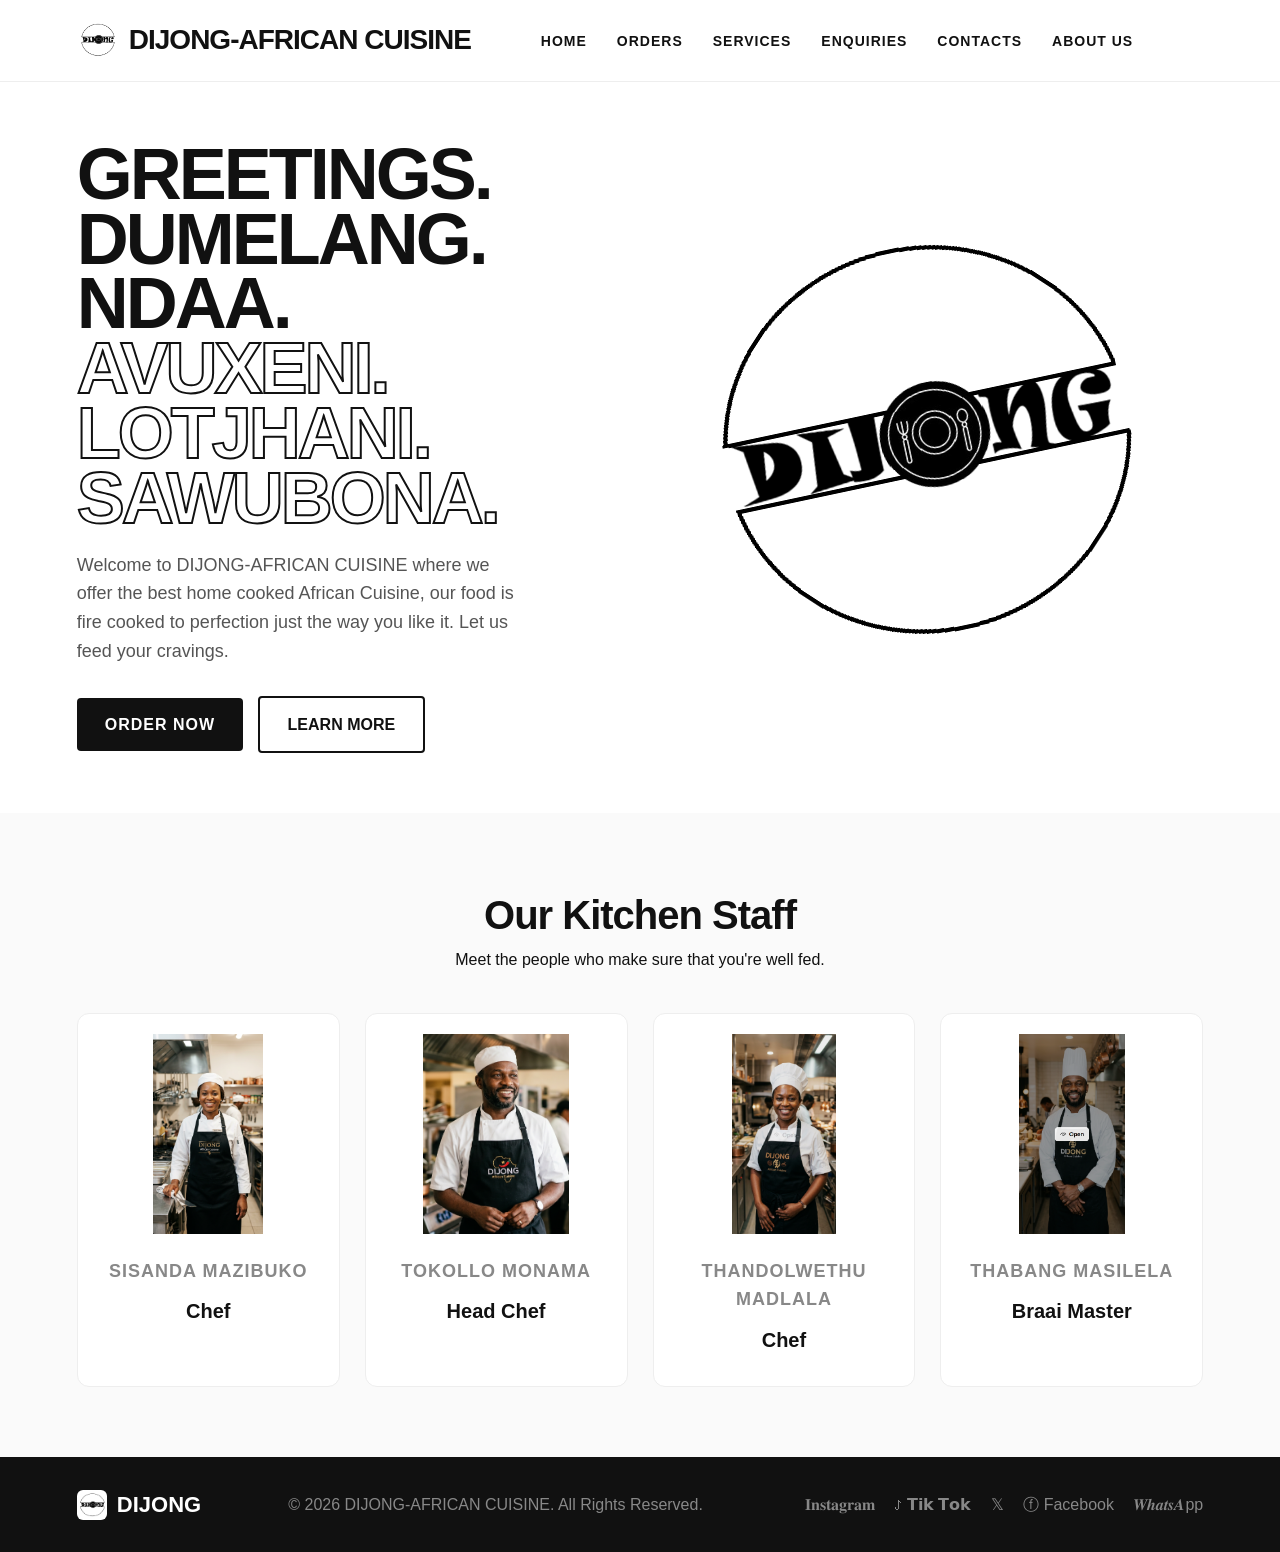
<file: dijongwebproject/index.html>
<!DOCTYPE html>
<html lang="en">
<head>
    <meta charset="UTF-8">
    <meta name="viewport" content="width=device-width, initial-scale=1.0">
    <title>DIJONG-AFRICAN CUISINE | Home</title>
    <!-- External stylesheet -->
    <link rel="stylesheet" href="css_assets/style.css">
    <!-- Favicon for browser tab -->
    <link rel="icon" type="image/png" href="_images/linklogo.png">
</head>

<body>

    <!-- Main Header Section -->
    <header>
        <!-- Navigation Bar -->
        <nav class="navbar">
            <!-- Logo and Brand Name Area -->
            <div class="logo-area">
                <img src="_images/linklogo.png" alt="Dijong Logo" class="logo-img">
                <span class="logo-text">DIJONG-AFRICAN CUISINE</span>
            </div>

            <!-- Navigation Menu Links -->
            <ul class="nav-links" id="navLinks">
                <li><a href="#home">Home</a></li>
                <li><a href="orders.html">Orders</a></li>
                <li><a href="services.html">Services</a></li>
                <li><a href="enquiries.html">Enquiries</a></li>
                <li><a href="contact.html">Contacts</a></li>
                <li><a href="about.html">About Us</a></li>
            </ul>

            <!-- Hamburger Menu for Mobile Navigation -->
            <div class="nav-right">
                <button class="hamburger" id="hamburger">
                    <img src="_images/menu.svg" alt="Menu Icon">
                </button>
            </div>
        </nav>
    </header>

    <!-- Main Content Area -->
    <main>

        <!-- Hero Section - Homepage Banner -->
        <section id="home" class="hero">
            <!-- Hero Text Content -->
            <div class="hero-text">
                <!-- Multi-language Greeting Headline -->
                <h1>GREETINGS. DUMELANG. NDAA.<br><span>AVUXENI. LOTJHANI. SAWUBONA.</span></h1>

                <!-- Welcome Message and Description -->
                <p>Welcome to DIJONG-AFRICAN CUISINE where we offer the best home cooked African Cuisine, our food is fire cooked to perfection just the way you like it. Let us feed your cravings.</p>

                <!-- Call-to-Action Buttons -->
                <a href="orders.html" class="btn-primary">ORDER NOW</a>
                <a href="about.html" class="btn-secondary">LEARN MORE</a>
            </div>

            <!-- Hero Image -->
            <div class="hero-image">
                <img src="_images/linklogo.png" alt="Dijong African Cuisine Logo">
            </div>
        </section>


        <!-- Staff Section - Meet the Team -->
        <section id="shop" class="products">
            <!-- Section Title and Description -->
            <div class="section-header">
                <h2>Our Kitchen Staff</h2>
                <p>Meet the people who make sure that you're well fed.</p>
            </div>

            <!-- Staff Members Grid -->
            <div class="product-grid">

                <!-- Staff Member Card 1 -->
                <div class="product-card">
                    <img src="_images/staff member 1.png" alt="Sisanda Mazibuko - Chef">
                    <h3 class="category">Sisanda Mazibuko</h3>
                    <p class="price">Chef</p>
                </div>

                <!-- Staff Member Card 2 -->
                <div class="product-card">
                    <img src="_images/staff member 2.png" alt="Tokollo Monama - Head Chef">
                    <h3 class="category">Tokollo Monama</h3>
                    <p class="price">Head Chef</p>
                </div>

                <!-- Staff Member Card 3 -->
                <div class="product-card">
                    <img src="_images/Staff Member 3.png" alt="Thandolwethu Madlala - Chef">
                    <h3 class="category">Thandolwethu Madlala</h3>
                    <p class="price">Chef</p>
                </div>

                <!-- Staff Member Card 4 -->
                <div class="product-card">
                    <img src="_images/staff member 4.png" alt="Thabang Masilela - Braai Master">
                    <h3 class="category">Thabang Masilela</h3>
                    <p class="price">Braai Master</p>
                </div>
            </div>

        </section>

    </main>

    <!-- Footer Section -->
    <footer>
        <div class="footer-content">
            <!-- Footer Logo and Brand Name -->
            <div class="footer-logo">
                <img src="_images/linklogo.png" alt="Dijong Logo"> DIJONG
            </div>

            <!-- Copyright Notice -->
            <p>&copy; 2026 DIJONG-AFRICAN CUISINE. All Rights Reserved.</p>

            <!-- Social Media Links -->
            <div class="socials">
                <a href="#" aria-label="Instagram">𝐈𝐧𝐬𝐭𝐚𝐠𝐫𝐚𝐦</a>
                <a href="#" aria-label="TikTok">ꚠ 𝗧𝗶𝗸 𝗧𝗼𝗸</a>
                <a href="#" aria-label="X (Twitter)">𝕏</a>
                <a href="#" aria-label="Facebook">ⓕ Facebook</a>
                <a href="#" aria-label="WhatsApp">𝑾𝒉𝒂𝒕𝒔𝑨pp</a>
            </div>
        </div>
    </footer>

    <script src="js_assets/main.js" defer></script>

</body>
</html>
</file>
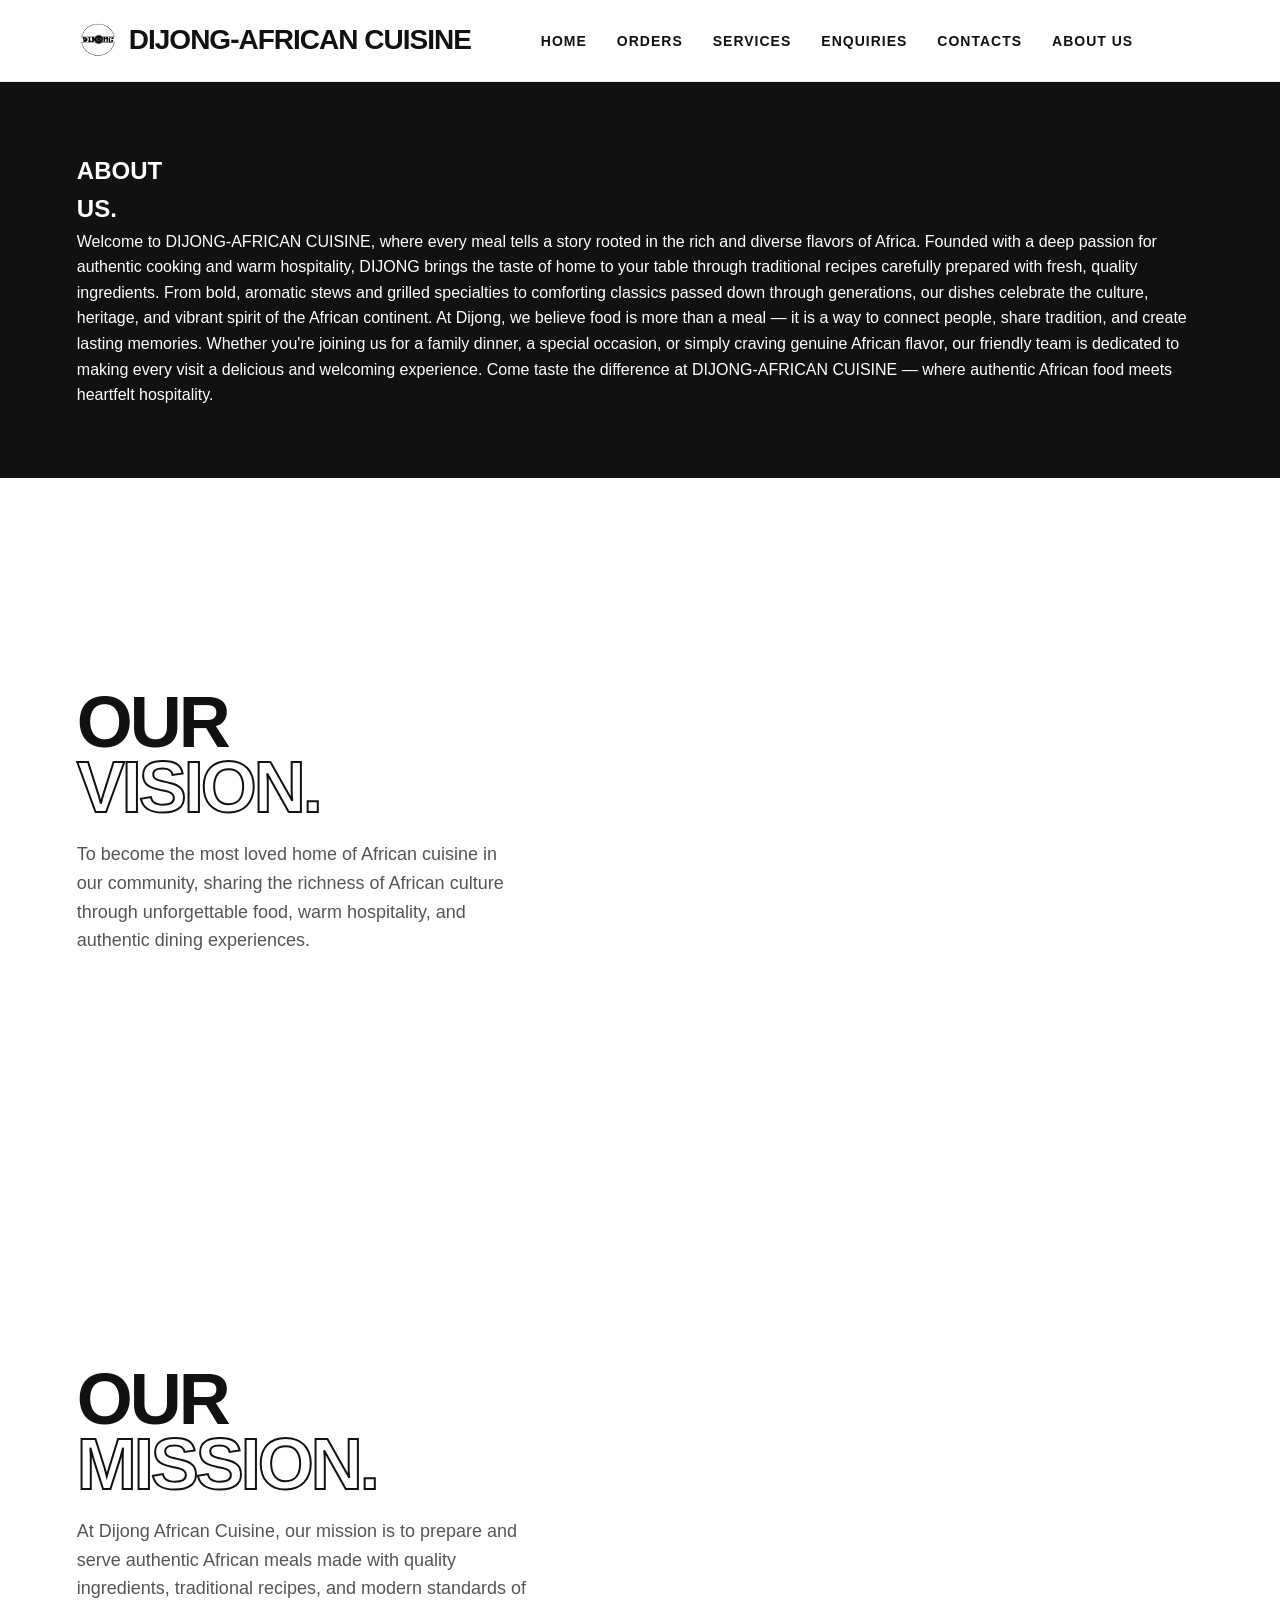
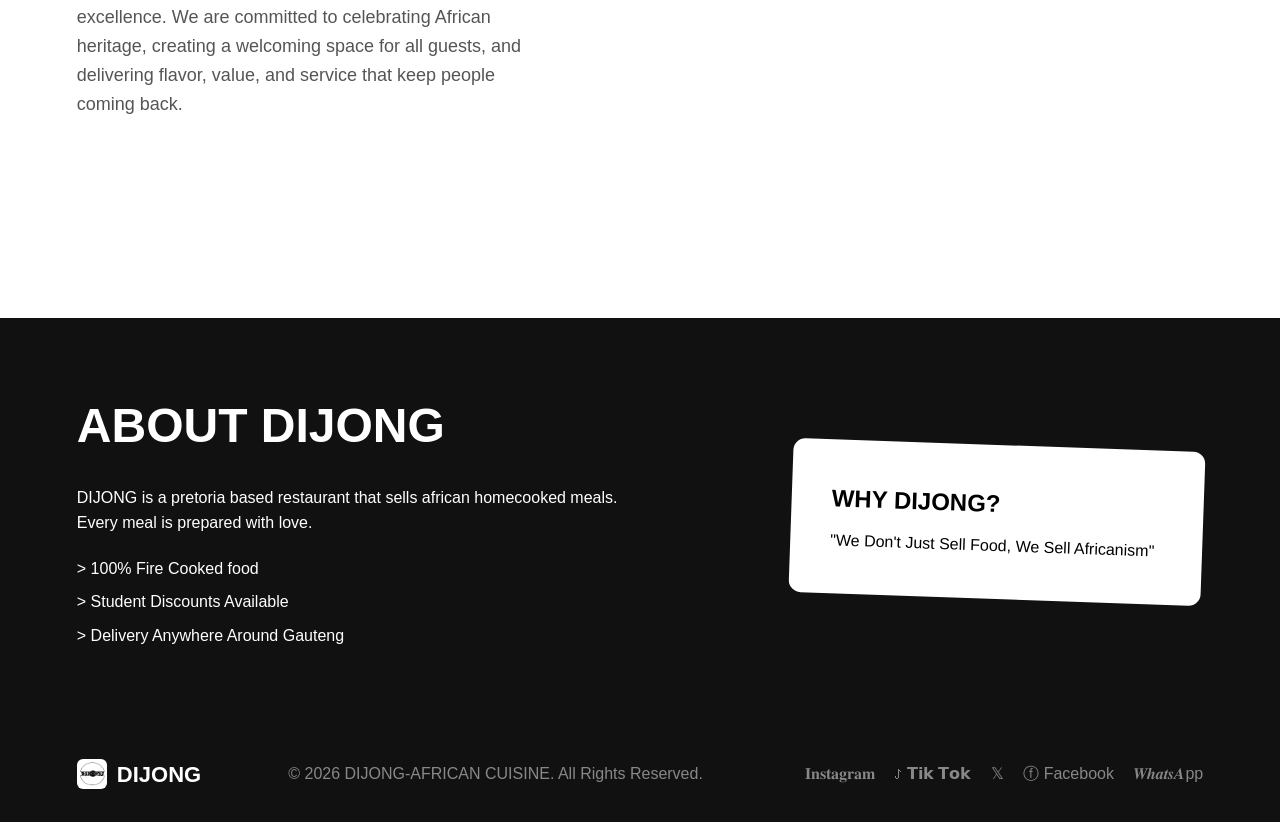
<file: dijongwebproject/about.html>
<!DOCTYPE html>
<html lang="en">
<head>
    <meta charset="UTF-8">
    <meta name="viewport" content="width=device-width, initial-scale=1.0">
    <title>DIJONG-AFRICAN CUISINE | About Us</title>
    <!-- External stylesheet -->
    <link rel="stylesheet" href="css_assets/style.css">
    <!-- Favicon for browser tab -->
    <link rel="icon" type="image/png" href="_images/linklogo.png">
</head>

<body>
    <!-- Main Header Section -->
    <header>
        <!-- Navigation Bar -->
        <nav class="navbar">
            <!-- Logo and Brand Name Area -->
            <div class="logo-area">
                <img src="_images/linklogo.png" alt="Dijong Logo" class="logo-img">
                <span class="logo-text">DIJONG-AFRICAN CUISINE</span>
            </div>

            <!-- Navigation Menu Links -->
            <ul class="nav-links" id="navLinks">
                <li><a href="index.html">Home</a></li>
                <li><a href="orders.html">Orders</a></li>
                <li><a href="services.html">Services</a></li>
                <li><a href="enquiries.html">Enquiries</a></li>
                <li><a href="contact.html">Contacts</a></li>
                <li><a href="about.html">About Us</a></li>
            </ul>

            <!-- Hamburger Menu for Mobile Navigation -->
            <div class="nav-right">
                <button class="hamburger" id="hamburger">
                    <img src="_images/menu.svg" alt="Menu Icon">
                </button>
            </div>
        </nav>
    </header>

    <!-- Main Content Area -->
    <main>

        <!-- About Us Introduction Section -->
        <section id="about" class="about">
            <div class="about-content">
                <div class="about-text">
                    <!-- Main About Heading -->
                    <h1>ABOUT<br><span>US.</span></h1>

                    <!-- Company Story and Description -->
                    <p>Welcome to DIJONG-AFRICAN CUISINE, where every meal tells a story rooted in the rich and diverse flavors of Africa. Founded with a deep passion for authentic cooking and warm hospitality, DIJONG brings the taste of home to your table through traditional recipes carefully prepared with fresh, quality ingredients. From bold, aromatic stews and grilled specialties to comforting classics passed down through generations, our dishes celebrate the culture, heritage, and vibrant spirit of the African continent. At Dijong, we believe food is more than a meal — it is a way to connect people, share tradition, and create lasting memories. Whether you're joining us for a family dinner, a special occasion, or simply craving genuine African flavor, our friendly team is dedicated to making every visit a delicious and welcoming experience. Come taste the difference at DIJONG-AFRICAN CUISINE — where authentic African food meets heartfelt hospitality.</p>
                </div>
            </div>
        </section>

        <!-- Vision Statement Section -->
        <section id="vision" class="hero">
            <div class="hero-text">
                <!-- Vision Heading -->
                <h1>OUR<br><span>VISION.</span></h1>

                <!-- Vision Statement -->
                <p>To become the most loved home of African cuisine in our community, sharing the richness of African culture through unforgettable food, warm hospitality, and authentic dining experiences.</p>
            </div>
        </section>

        <!-- Mission Statement Section -->
        <section id="mission" class="hero">
            <div class="hero-text">
                <!-- Mission Heading -->
                <h1>OUR<br><span>MISSION.</span></h1>

                <!-- Mission Statement -->
                <p>At Dijong African Cuisine, our mission is to prepare and serve authentic African meals made with quality ingredients, traditional recipes, and modern standards of excellence. We are committed to celebrating African heritage, creating a welcoming space for all guests, and delivering flavor, value, and service that keep people coming back.</p>
            </div>
        </section>

        <!-- Additional About Information Section -->
        <section id="about" class="about">
            <div class="about-content">
                <!-- About Details and Features -->
                <div class="about-text">
                    <h2>ABOUT DIJONG</h2>

                    <!-- Business Description -->
                    <p>DIJONG is a pretoria based restaurant that sells african homecooked meals.</p>
                    <p>Every meal is prepared with love.</p>

                    <!-- Key Features List -->
                    <ul>
                        <li>> 100% Fire Cooked food</li>
                        <li>> Student Discounts Available</li>
                        <li>> Delivery Anywhere Around Gauteng</li>
                    </ul>
                </div>

                <!-- Highlighted Value Proposition -->
                <div class="about-box">
                    <h3>WHY DIJONG?</h3>
                    <p>"We Don't Just Sell Food, We Sell Africanism"</p>
                </div>
            </div>
        </section>

    </main>

    <!-- Footer Section -->
    <footer>
        <div class="footer-content">
            <!-- Footer Logo and Brand Name -->
            <div class="footer-logo">
                <img src="_images/linklogo.png" alt="Dijong Logo"> DIJONG
            </div>

            <!-- Copyright Notice -->
            <p>&copy; 2026 DIJONG-AFRICAN CUISINE. All Rights Reserved.</p>

            <!-- Social Media Links -->
            <div class="socials">
                <a href="#" aria-label="Instagram">𝐈𝐧𝐬𝐭𝐚𝐠𝐫𝐚𝐦</a>
                <a href="#" aria-label="TikTok">ꚠ 𝗧𝗶𝗸 𝗧𝗼𝗸</a>
                <a href="#" aria-label="X (Twitter)">𝕏</a>
                <a href="#" aria-label="Facebook">ⓕ Facebook</a>
                <a href="#" aria-label="WhatsApp">𝑾𝒉𝒂𝒕𝒔𝑨pp</a>
            </div>
        </div>
    </footer>

    <script src="js_assets/main.js" defer></script>

</body>
</html>
</file>
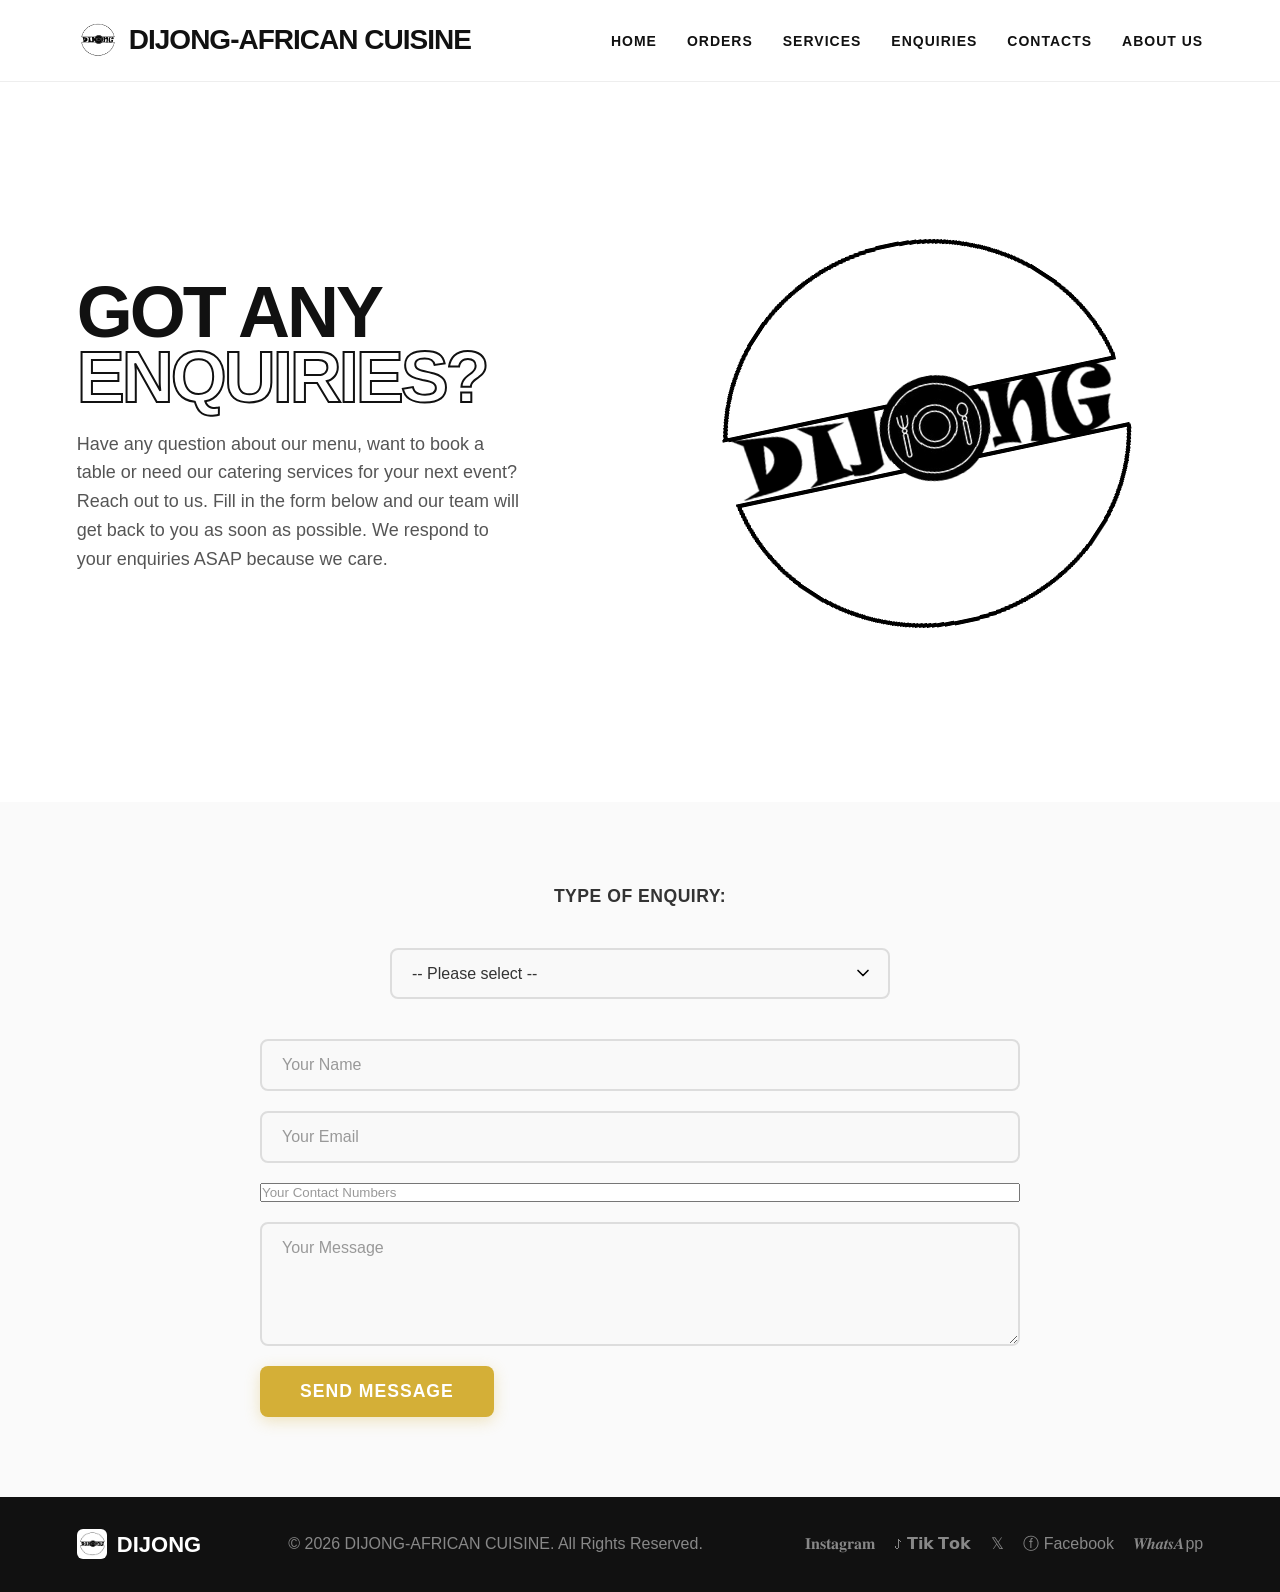
<file: dijongwebproject/enquiries.html>
<!DOCTYPE html>
<html lang="en">
<head>
    <meta charset="UTF-8">
    <meta name="viewport" content="width=device-width, initial-scale=1.0">
    <title>DIJONG-AFRICAN CUISINE | Enquiries</title>
    <!-- External stylesheet -->
    <link rel="stylesheet" href="css_assets/style.css">
    <!-- Favicon for browser tab -->
    <link rel="icon" type="image/png" href="_images/linklogo.png">
</head>

<body>
    <!-- Main Header Section -->
    <header>
        <!-- Navigation Bar -->
        <nav class="navbar">
            <!-- Logo and Brand Name Area -->
            <div class="logo-area">
                <img src="_images/linklogo.png" alt="Dijong Logo" class="logo-img">
                <span class="logo-text">DIJONG-AFRICAN CUISINE</span>
            </div>

            <!-- Navigation Menu Links -->
            <ul class="nav-links">
                <li><a href="index.html">Home</a></li>
                <li><a href="orders.html">Orders</a></li>
                <li><a href="services.html">Services</a></li>
                <li><a href="enquiries.html">Enquiries</a></li>
                <li><a href="contact.html">Contacts</a></li>
                <li><a href="about.html">About Us</a></li>
            </ul>
        </nav>
    </header>

    <!-- Main Content Area -->
    <main>

        <!-- Enquiries Hero Section -->
        <section class="hero" id="enquiries-hero">
            <!-- Hero Text Content -->
            <div class="hero-text">
                <!-- Page Heading -->
                <h1>GOT ANY<br><span>ENQUIRIES?</span></h1>

                <!-- Introduction and Instructions -->
                <p>Have any question about our menu, want to book a table or need our catering services for your next event? Reach out to us. Fill in the form below and our team will get back to you as soon as possible. We respond to your enquiries ASAP because we care.</p>
            </div>

            <!-- Hero Logo Image -->
            <div class="hero-image">
                <img src="_images/linklogo.png" alt="Dijong African Cuisine Logo">
            </div>
        </section>

        <!-- Enquiry Form Section -->
        <section class="enquiry-section" id="enquiry-form">

            <!-- Enquiry Type Dropdown -->
            <div class="enquiry-type-wrapper">
                <p>
                    <label for="enquiry-type">Type of Enquiry:</label><br>

                    <!-- Dropdown menu for selecting enquiry category -->
                    <select id="enquiry-type" name="enquiry-type" required>
                        <option value="">-- Please select --</option>
                        <option value="table-booking">Table Booking</option>
                        <option value="catering">Catering / Events</option>
                        <option value="menu-question">Menu Question</option>
                        <option value="feedback">Feedback</option>
                        <option value="other">Other</option>
                    </select>
                </p>
            </div>

            <!-- Contact Form Container -->
            <div class="form-wrapper">
                <!-- Enquiry Contact Form -->
        <form class="contact-form" id="enquiryForm" action="https://dijong-african-cuisine.netlify.app" method="POST" data-ajax="true">
            <input type="text" name="name" placeholder="Your Name" required>
            <input type="email" name="email" placeholder="Your Email" required>
            <input type="tel" name="phone" placeholder="Your Contact Numbers" required>
            <textarea name="message" placeholder="Your Message" rows="5" required></textarea>
            <button type="submit" class="btn-primary">Send Message</button>
</form>
            </div>
        </section>

    </main>

    <!-- Footer Section -->
    <footer>
        <div class="footer-content">
            <!-- Footer Logo and Brand Name -->
            <div class="footer-logo">
                <img src="_images/linklogo.png" alt="Dijong Logo"> DIJONG
            </div>

            <!-- Copyright Notice -->
            <p>&copy; 2026 DIJONG-AFRICAN CUISINE. All Rights Reserved.</p>

            <!-- Social Media Links -->
            <div class="socials">
                <a href="#" aria-label="Instagram">𝐈𝐧𝐬𝐭𝐚𝐠𝐫𝐚𝐦</a>
                <a href="#" aria-label="TikTok">ꚠ 𝗧𝗶𝗸 𝗧𝗼𝗸</a>
                <a href="#" aria-label="X (Twitter)">𝕏</a>
                <a href="#" aria-label="Facebook">ⓕ Facebook</a>
                <a href="#" aria-label="WhatsApp">𝑾𝒉𝒂𝒕𝒔𝑨pp</a>
            </div>
        </div>
    </footer>

    <script src="js_assets/main.js" defer></script>

</body>
</html>
</file>
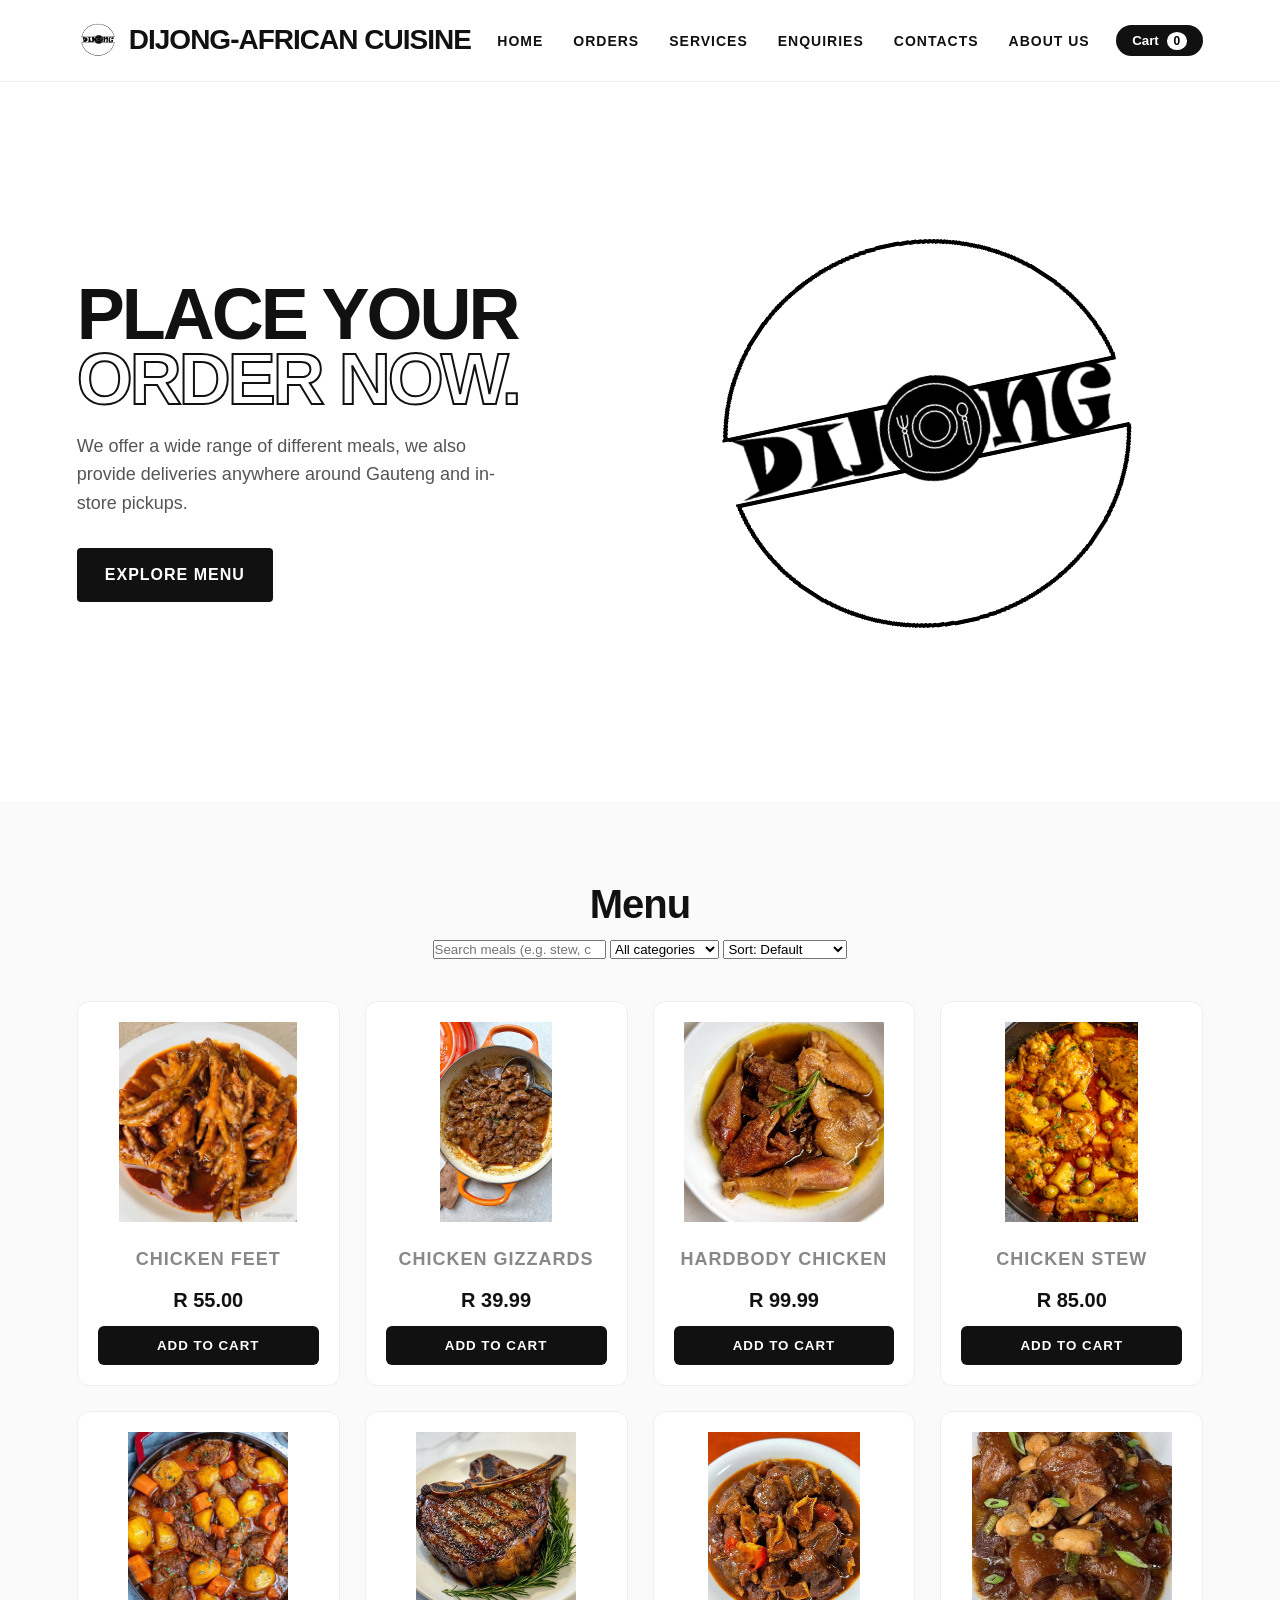
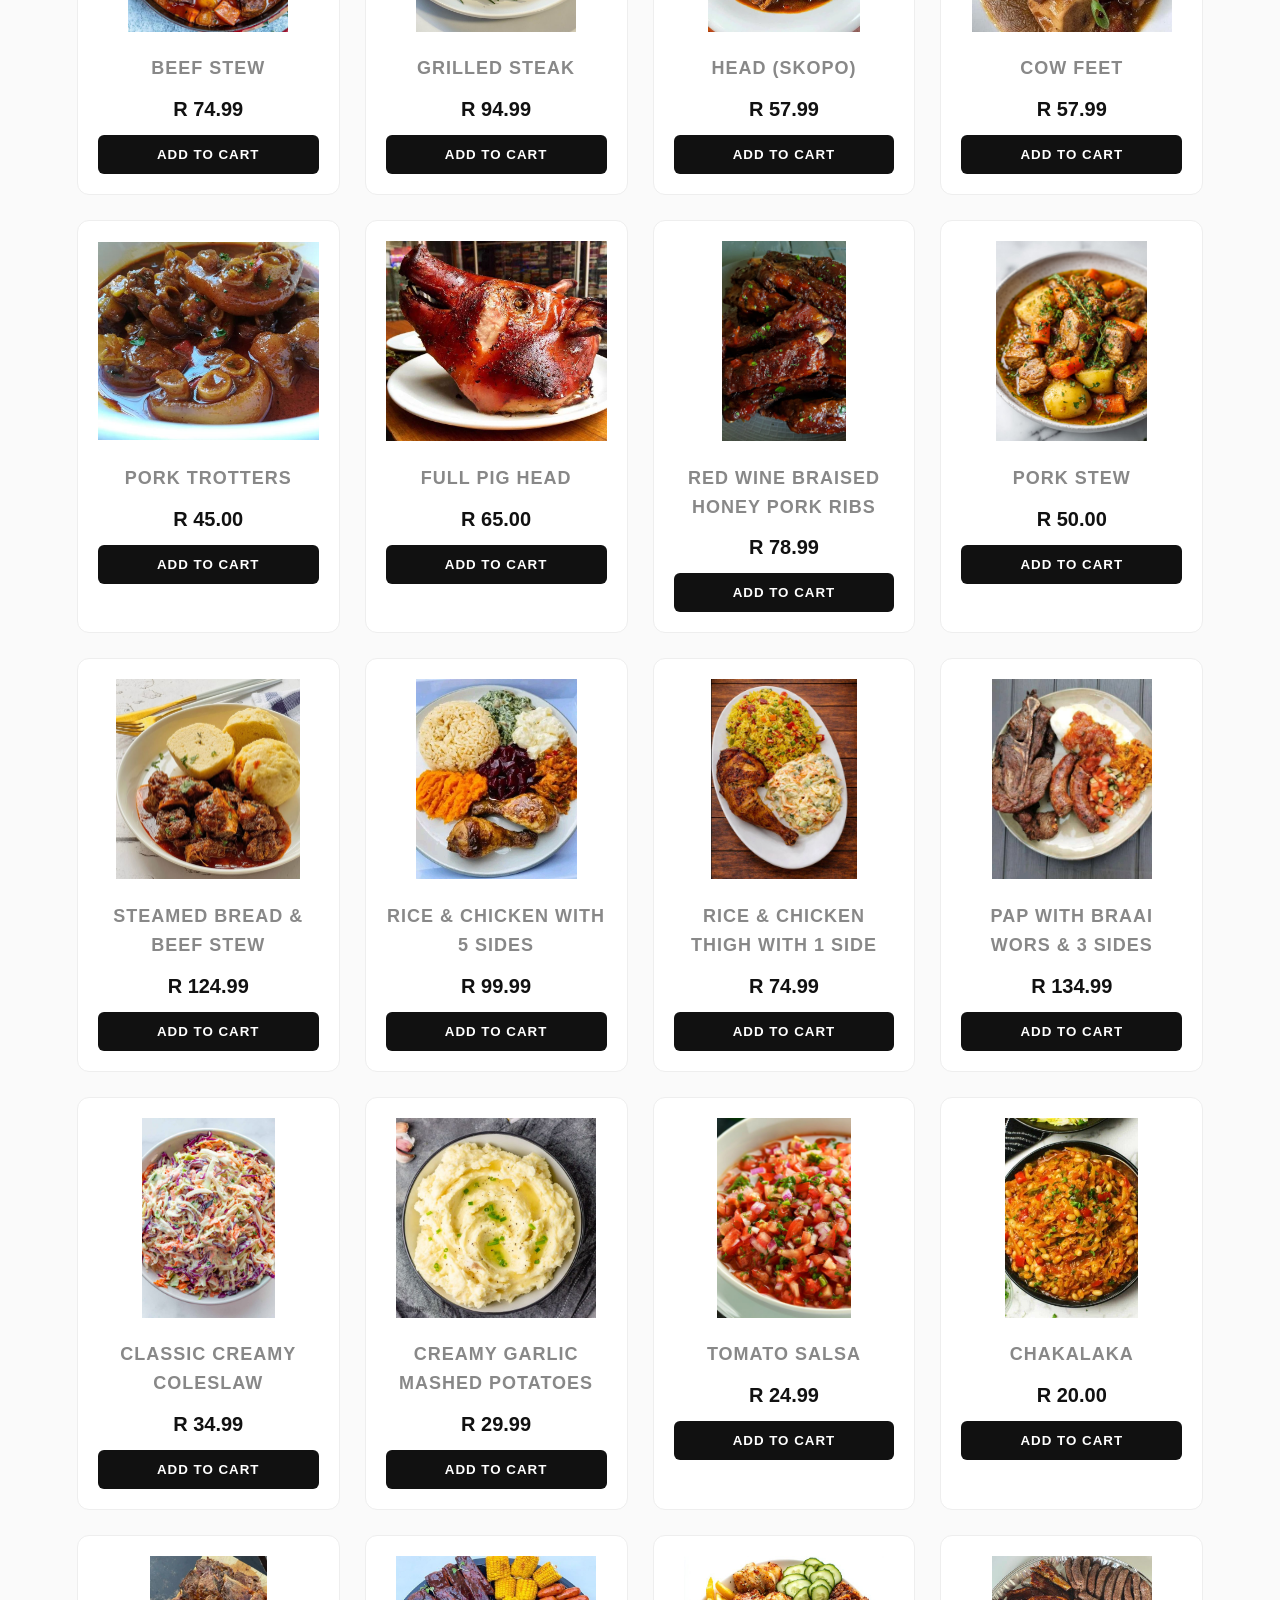
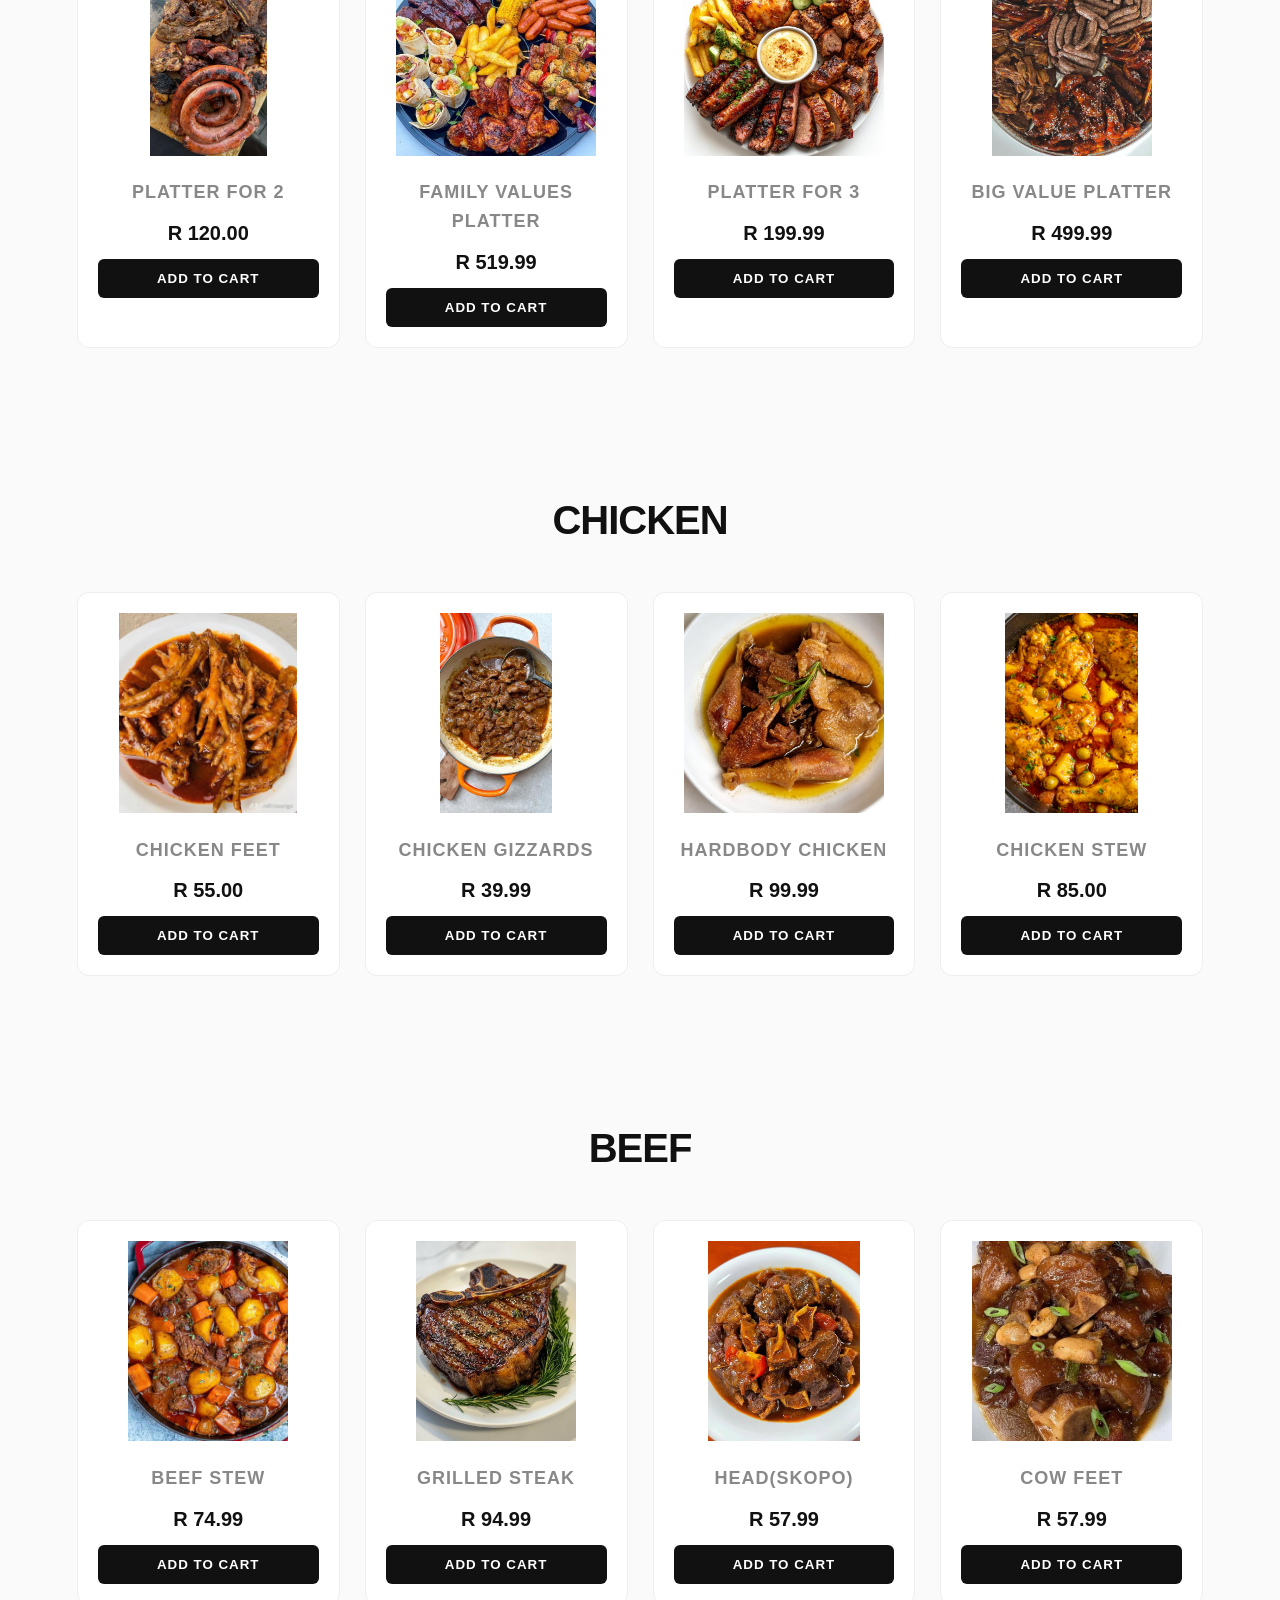
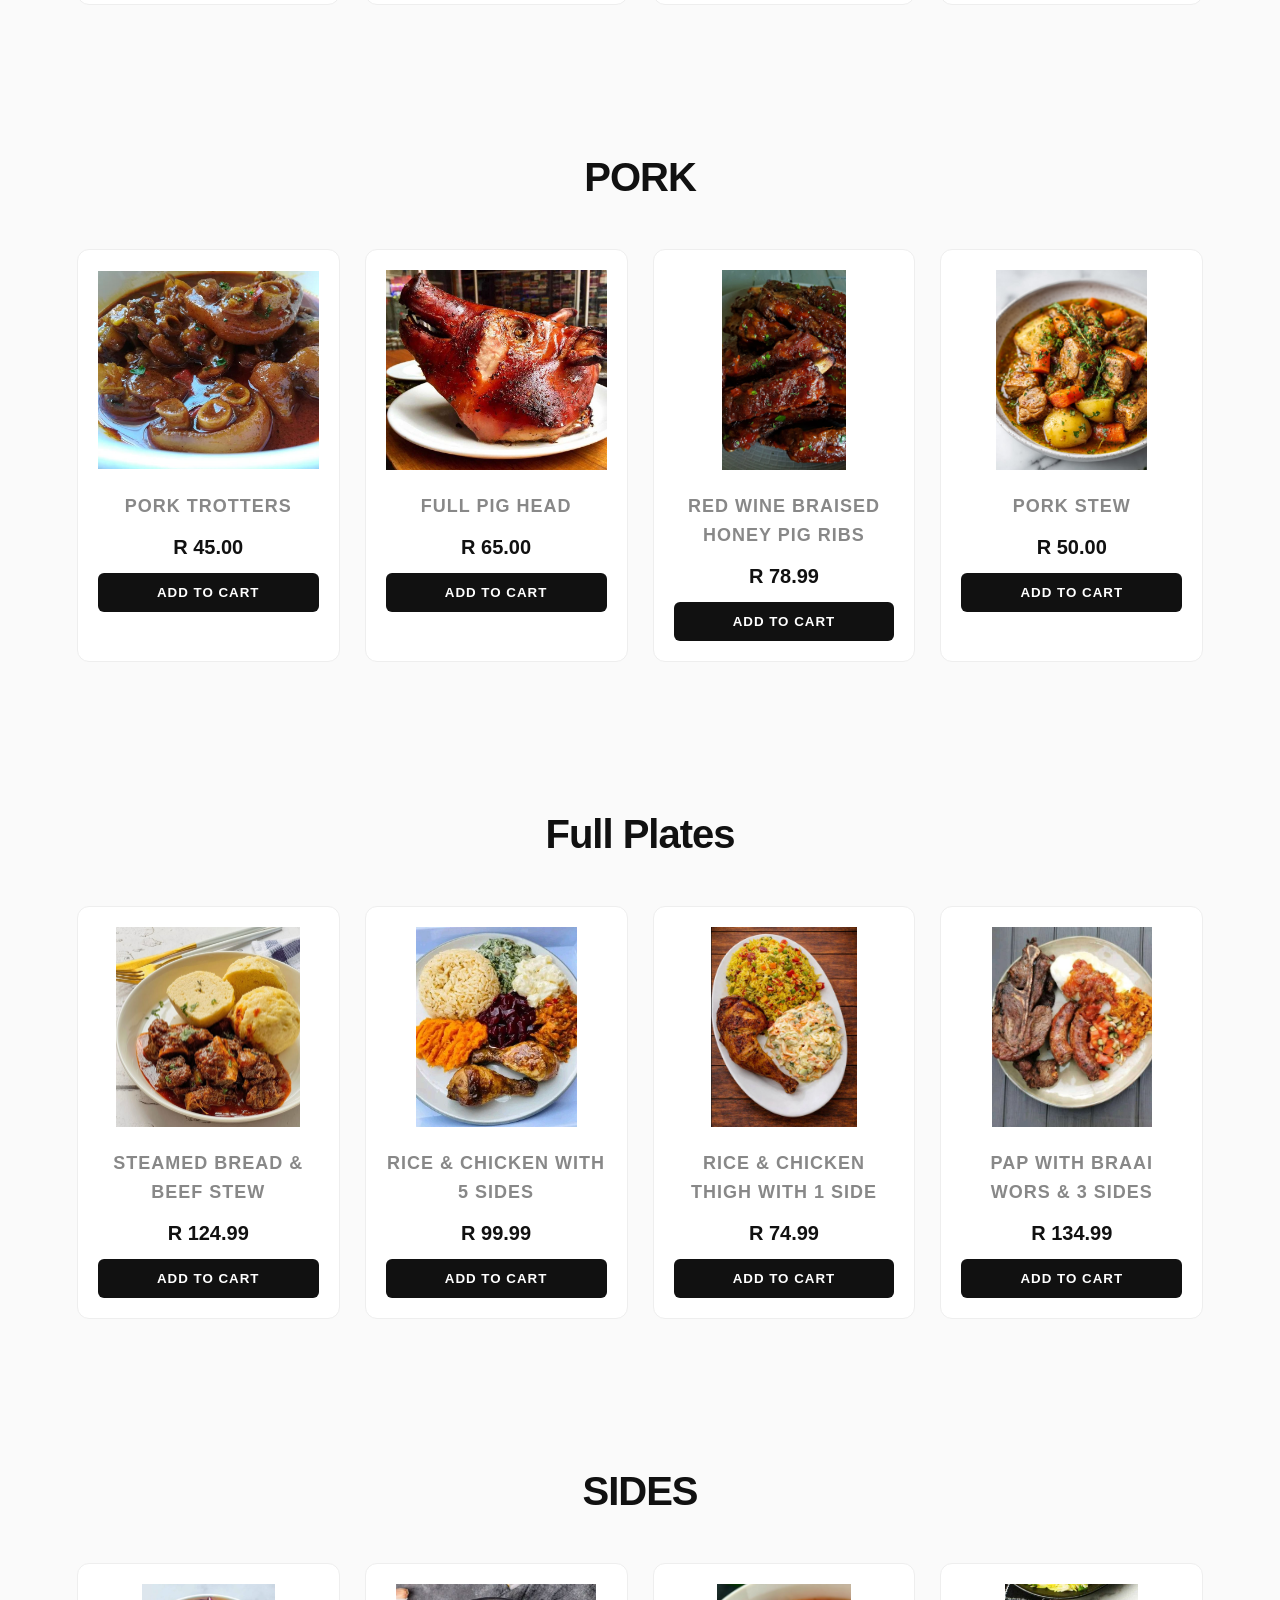
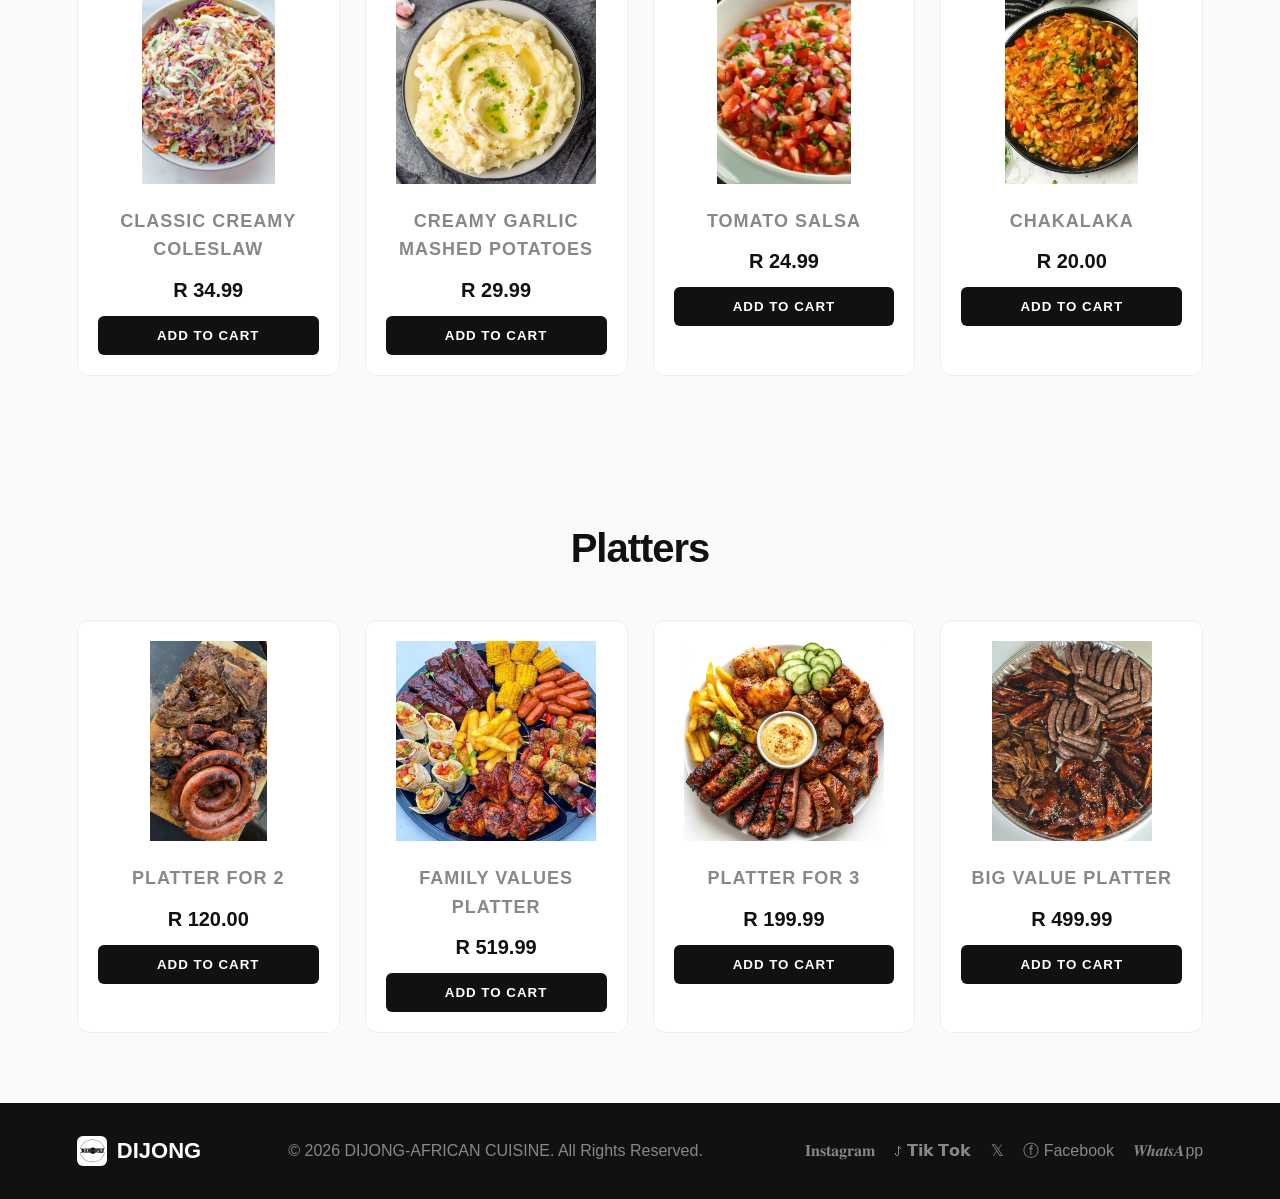
<file: dijongwebproject/orders.html>
<!DOCTYPE html>
<html lang="en">
<head>
    <meta charset="UTF-8">
    <meta name="viewport" content="width=device-width, initial-scale=1.0">
    <title>DIJONG-AFRICAN CUISINE | Orders</title>
    <!-- External stylesheet -->
    <link rel="stylesheet" href="css_assets/style.css">
    <!-- Favicon for browser tab -->
    <link rel="icon" type="image/png" href="_images/linklogo.png">
</head>

<body>
    <!-- Main Header Section -->
    <header>
        <!-- Navigation Bar -->
        <nav class="navbar">
            <!-- Logo and Brand Name Area -->
            <div class="logo-area">
                <img src="_images/linklogo.png" alt="Dijong Logo" class="logo-img">
                <span class="logo-text">DIJONG-AFRICAN CUISINE</span>
            </div>

            <!-- Navigation Menu Links -->
            <ul class="nav-links">
                <li><a href="index.html">Home</a></li>
                <li><a href="#">Orders</a></li>
                <li><a href="services.html">Services</a></li>
                <li><a href="enquiries.html">Enquiries</a></li>
                <li><a href="contact.html">Contacts</a></li>
                <li><a href="about.html">About Us</a></li>
            </ul>

            <!-- Cart and Mobile Menu Buttons -->
            <div class="nav-right">
                <!-- Shopping Cart Button -->
                <button class="cart-btn"> Cart <span id="cart-count">0</span>
                </button>

                <!-- Hamburger Menu Button for Mobile -->
                <button class="hamburger" id="hamburger">
                    <img src="_images/menu.svg" alt="Menu Icon">
                </button>
            </div>
        </nav>
    </header>

    <!-- Main Content Area -->
    <main>

        <!-- Orders Hero Section -->
        <section class="hero" id="orders-hero">
            <!-- Hero Text Content -->
            <div class="hero-text">
                <!-- Page Heading -->
                <h1>PLACE YOUR<br><span>ORDER NOW.</span></h1>

                <!-- Description -->
                <p>We offer a wide range of different meals, we also provide deliveries anywhere around Gauteng and in-store pickups.</p>

                <!-- Call-to-Action Button -->
                <a href="#menu" class="btn-primary">EXPLORE MENU</a>
            </div>

            <!-- Hero Logo Image -->
            <div class="hero-image">
                <img src="_images/linklogo.png" alt="Dijong African Cuisine Logo">
            </div>
        </section>

    <section class="products" id="menu">
        <div class="section-header">
        <h2>Menu</h2>

    <div class="menu-controls">
        <input id="menuSearch" type="search" placeholder="Search meals (e.g. stew, chicken, pap)">

        <select id="menuCategory">
        <option value="all">All categories</option>
        </select>

    <select id="menuSort">
        <option value="default">Sort: Default</option>
        <option value="price-asc">Price: Low - High</option>
        <option value="price-desc">Price: High - Low</option>
        <option value="name-asc">Name: A - Z</option>
    </select>
    </div>
    </div>

    <div class="product-grid" id="menuGrid"></div>
</section>

        <!-- CHICKEN MENU SECTION -->
        <section class="products">
            <!-- Section Header -->
            <div class="section-header">
                <h2>CHICKEN</h2>
            </div>

            <!-- Product Grid -->
            <div class="product-grid">

                <!-- Product Card 1: Chicken Feet -->
                <div class="product-card">
                    <img src="_images/maotwana.jpg" alt="Chicken Feet">
                    <h3 class="category">Chicken Feet</h3>
                    <p class="price">R 55.00</p>
                    <button class="btn-add" onclick="addToCart()">Add to Cart</button>
                </div>

                <!-- Product Card 2: Chicken Gizzards -->
                <div class="product-card">
                    <img src="_images/gizzards.jpg" alt="Chicken Gizzards">
                    <h3 class="category">Chicken Gizzards</h3>
                    <p class="price">R 39.99</p>
                    <button class="btn-add" onclick="addToCart()">Add to Cart</button>
                </div>

                <!-- Product Card 3: Hardbody Chicken -->
                <div class="product-card">
                    <img src="_images/hardbody.jpg" alt="Hardbody Chicken">
                    <h3 class="category">Hardbody Chicken</h3>
                    <p class="price">R 99.99</p>
                    <button class="btn-add" onclick="addToCart()">Add to Cart</button>
                </div>

                <!-- Product Card 4: Chicken Stew -->
                <div class="product-card">
                    <img src="_images/chickenstew.jpg" alt="Chicken Stew">
                    <h3 class="category">Chicken Stew</h3>
                    <p class="price">R 85.00</p>
                    <button class="btn-add" onclick="addToCart()">Add to Cart</button>
                </div>
            </div>
        </section>

        <!-- BEEF MENU SECTION -->
        <section class="products">
            <!-- Section Header -->
            <div class="section-header">
                <h2>BEEF</h2>
            </div>

            <!-- Product Grid -->
            <div class="product-grid">

                <!-- Product Card 1: Beef Stew -->
                <div class="product-card">
                    <img src="_images/Easy Homemade Beef Stew.jpg" alt="Beef Stew">
                    <h3 class="category">Beef Stew</h3>
                    <p class="price">R 74.99</p>
                    <button class="btn-add" onclick="addToCart()">Add to Cart</button>
                </div>

                <!-- Product Card 2: Grilled Steak -->
                <div class="product-card">
                    <img src="_images/Tastye Recipes.jpg" alt="Grilled Steak">
                    <h3 class="category">Grilled Steak</h3>
                    <p class="price">R 94.99</p>
                    <button class="btn-add" onclick="addToCart()">Add to Cart</button>
                </div>

                <!-- Product Card 3: Head (Skopo) -->
                <div class="product-card">
                    <img src="_images/cowhead.jpg" alt="Cow Head (Skopo)">
                    <h3 class="category">Head(Skopo)</h3>
                    <p class="price">R 57.99</p>
                    <button class="btn-add" onclick="addToCart()">Add to Cart</button>
                </div>

                <!-- Product Card 4: Cow Feet -->
                <div class="product-card">
                    <img src="_images/Jamaican Cow Foot Recipe.jpg" alt="Cow Feet">
                    <h3 class="category">Cow Feet</h3>
                    <p class="price">R 57.99</p>
                    <button class="btn-add" onclick="addToCart()">Add to Cart</button>
                </div>
            </div>
        </section>

        <!-- PORK MENU SECTION -->
        <section class="products">
            <!-- Section Header -->
            <div class="section-header">
                <h2>PORK</h2>
            </div>

            <!-- Product Grid -->
            <div class="product-grid">

                <!-- Product Card 1: Pork Trotters -->
                <div class="product-card">
                    <img src="_images/Trotters.jpg" alt="Pork Trotters">
                    <h3 class="category">Pork Trotters</h3>
                    <p class="price">R 45.00</p>
                    <button class="btn-add" onclick="addToCart()">Add to Cart</button>
                </div>

                <!-- Product Card 2: Full Pig Head -->
                <div class="product-card">
                    <img src="_images/Pighead.jpg" alt="Full Pig Head">
                    <h3 class="category">Full Pig Head</h3>
                    <p class="price">R 65.00</p>
                    <button class="btn-add" onclick="addToCart()">Add to Cart</button>
                </div>

                <!-- Product Card 3: Red Wine Braised Honey Pig Ribs -->
                <div class="product-card">
                    <img src="_images/Red Wine Braised Honey Pork Ribs.jpg" alt="Red Wine Braised Honey Pig Ribs">
                    <h3 class="category">Red Wine Braised Honey Pig Ribs</h3>
                    <p class="price">R 78.99</p>
                    <button class="btn-add" onclick="addToCart()">Add to Cart</button>
                </div>

                <!-- Product Card 4: Pork Stew -->
                <div class="product-card">
                    <img src="_images/Slow Cooker Pork Stew.jpg" alt="Pork Stew">
                    <h3 class="category">Pork Stew</h3>
                    <p class="price">R 50.00</p>
                    <button class="btn-add" onclick="addToCart()">Add to Cart</button>
                </div>
            </div>
        </section>

        <!-- FULL PLATES MENU SECTION -->
        <section class="products">
            <!-- Section Header -->
            <div class="section-header">
                <h2>Full Plates</h2>
            </div>

            <!-- Product Grid -->
            <div class="product-grid">

                <!-- Product Card 1: Steamed Bread & Beef Stew -->
                <div class="product-card">
                    <img src="_images/steamedbread.jpg" alt="Steamed Bread and Beef Stew">
                    <h3 class="category">Steamed Bread &amp; Beef Stew</h3>
                    <p class="price">R 124.99</p>
                    <button class="btn-add" onclick="addToCart()">Add to Cart</button>
                </div>

                <!-- Product Card 2: Rice & Chicken with 5 sides -->
                <div class="product-card">
                    <img src="_images/ricechicken.jpg" alt="Rice and Chicken with 5 sides">
                    <h3 class="category">Rice &amp; Chicken with 5 sides</h3>
                    <p class="price">R 99.99</p>
                    <button class="btn-add" onclick="addToCart()">Add to Cart</button>
                </div>

                <!-- Product Card 3: Rice & Chicken Thigh with 1 side -->
                <div class="product-card">
                    <img src="_images/chickenthigh.jpg" alt="Rice and Chicken Thigh with 1 side">
                    <h3 class="category">Rice &amp; Chicken Thigh with 1 side</h3>
                    <p class="price">R 74.99</p>
                    <button class="btn-add" onclick="addToCart()">Add to Cart</button>
                </div>

                <!-- Product Card 4: Pap with Braai Wors & 3 Sides -->
                <div class="product-card">
                    <img src="_images/papbraaimeat.jpg" alt="Pap with Braai Wors and 3 Sides">
                    <h3 class="category">Pap with Braai Wors &amp; 3 Sides</h3>
                    <p class="price">R 134.99</p>
                    <button class="btn-add" onclick="addToCart()">Add to Cart</button>
                </div>
            </div>
        </section>

        <!-- SIDES MENU SECTION -->
        <section class="products">
            <!-- Section Header -->
            <div class="section-header">
                <h2>SIDES</h2>
            </div>

            <!-- Product Grid -->
            <div class="product-grid">

                <!-- Product Card 1: Classic Creamy Coleslaw -->
                <div class="product-card">
                    <img src="_images/Classic Creamy Coleslaw.jpg" alt="Classic Creamy Coleslaw">
                    <h3 class="category">Classic Creamy Coleslaw</h3>
                    <p class="price">R 34.99</p>
                    <button class="btn-add" onclick="addToCart()">Add to Cart</button>
                </div>

                <!-- Product Card 2: Creamy Garlic Mashed Potatoes -->
                <div class="product-card">
                    <img src="_images/Creamy Garlic Mashed Potatoes.jpg" alt="Creamy Garlic Mashed Potatoes">
                    <h3 class="category">Creamy Garlic Mashed Potatoes</h3>
                    <p class="price">R 29.99</p>
                    <button class="btn-add" onclick="addToCart()">Add to Cart</button>
                </div>

                <!-- Product Card 3: Tomato Salsa -->
                <div class="product-card">
                    <img src="_images/Fresh Tomato Salsa Recipe.jpg" alt="Tomato Salsa">
                    <h3 class="category">Tomato Salsa</h3>
                    <p class="price">R 24.99</p>
                    <button class="btn-add" onclick="addToCart()">Add to Cart</button>
                </div>

                <!-- Product Card 4: Chakalaka -->
                <div class="product-card">
                    <img src="_images/22 Traditional African Recipes - Black Ragas.jpg" alt="Chakalaka">
                    <h3 class="category">Chakalaka</h3>
                    <p class="price">R 20.00</p>
                    <button class="btn-add" onclick="addToCart()">Add to Cart</button>
                </div>
            </div>
        </section>

        <!-- PLATTERS MENU SECTION -->
        <section class="products">
            <!-- Section Header -->
            <div class="section-header">
                <h2>Platters</h2>
            </div>

            <!-- Product Grid -->
            <div class="product-grid">

                <!-- Product Card 1: Platter For 2 -->
                <div class="product-card">
                    <img src="_images/Braaai.jpg" alt="Platter For 2">
                    <h3 class="category">Platter For 2</h3>
                    <p class="price">R 120.00</p>
                    <button class="btn-add" onclick="addToCart()">Add to Cart</button>
                </div>

                <!-- Product Card 2: Family Values Platter -->
                <div class="product-card">
                    <img src="_images/download (3).jpg" alt="Family Values Platter">
                    <h3 class="category">Family Values Platter</h3>
                    <p class="price">R 519.99</p>
                    <button class="btn-add" onclick="addToCart()">Add to Cart</button>
                </div>

                <!-- Product Card 3: Platter For 3 -->
                <div class="product-card">
                    <img src="_images/download (2).jpg" alt="Platter For 3">
                    <h3 class="category">Platter For 3</h3>
                    <p class="price">R 199.99</p>
                    <button class="btn-add" onclick="addToCart()">Add to Cart</button>
                </div>

                <!-- Product Card 4: Big Value Platter -->
                <div class="product-card">
                    <img src="_images/bigvalueplatter.jpg" alt="Big Value Platter">
                    <h3 class="category">Big Value Platter</h3>
                    <p class="price">R 499.99</p>
                    <button class="btn-add" onclick="addToCart()">Add to Cart</button>
                </div>
            </div>
        </section>

    </main>

    <!-- Footer Section -->
    <footer>
        <div class="footer-content">
            <!-- Footer Logo and Brand Name -->
            <div class="footer-logo">
                <img src="_images/linklogo.png" alt="Dijong Logo"> DIJONG
            </div>

            <!-- Copyright Notice -->
            <p>&copy; 2026 DIJONG-AFRICAN CUISINE. All Rights Reserved.</p>

            <!-- Social Media Links -->
            <div class="socials">
                <a href="#" aria-label="Instagram">𝐈𝐧𝐬𝐭𝐚𝐠𝐫𝐚𝐦</a>
                <a href="#" aria-label="TikTok">ꚠ 𝗧𝗶𝗸 𝗧𝗼𝗸</a>
                <a href="#" aria-label="X (Twitter)">𝕏</a>
                <a href="#" aria-label="Facebook">ⓕ Facebook</a>
                <a href="#" aria-label="WhatsApp">𝑾𝒉𝒂𝒕𝒔𝑨pp</a>
            </div>
        </div>
    </footer>

    <script src="js_assets/main.js" defer></script>

</body>
</html>
</file>
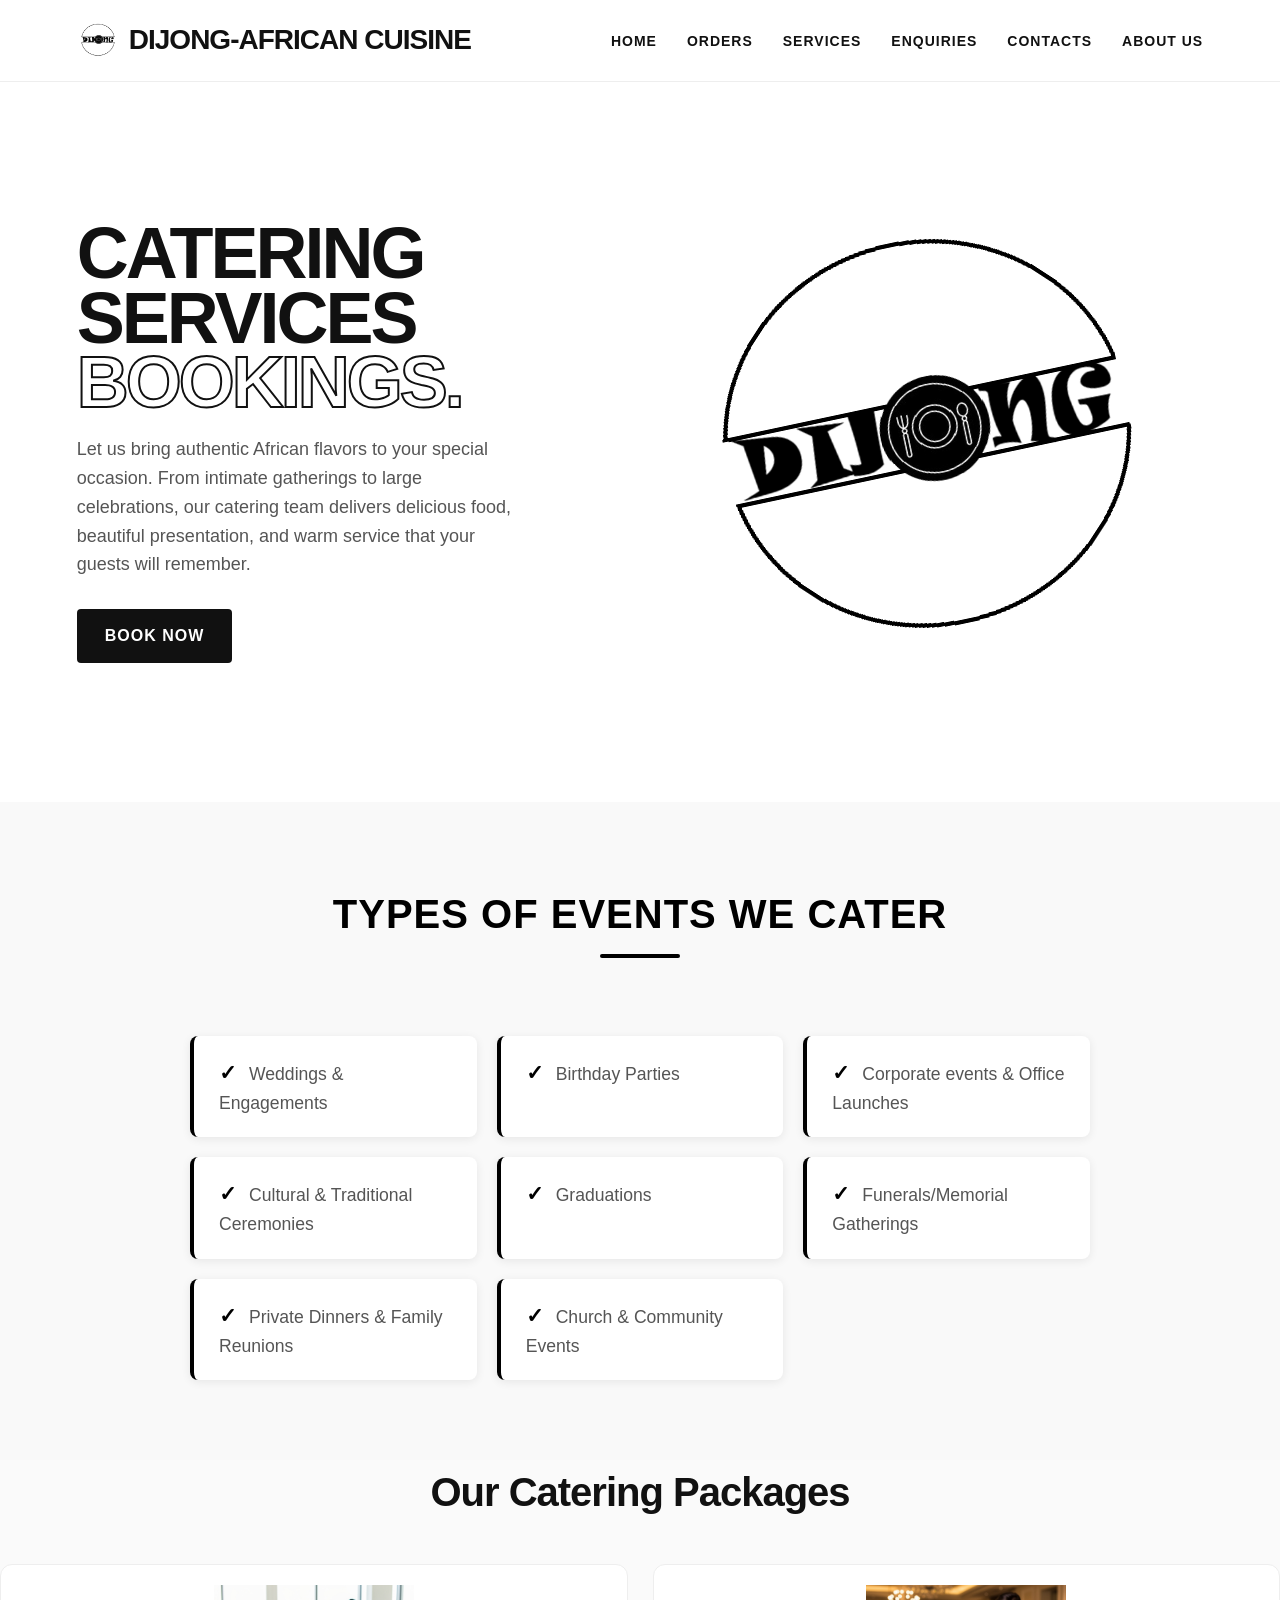
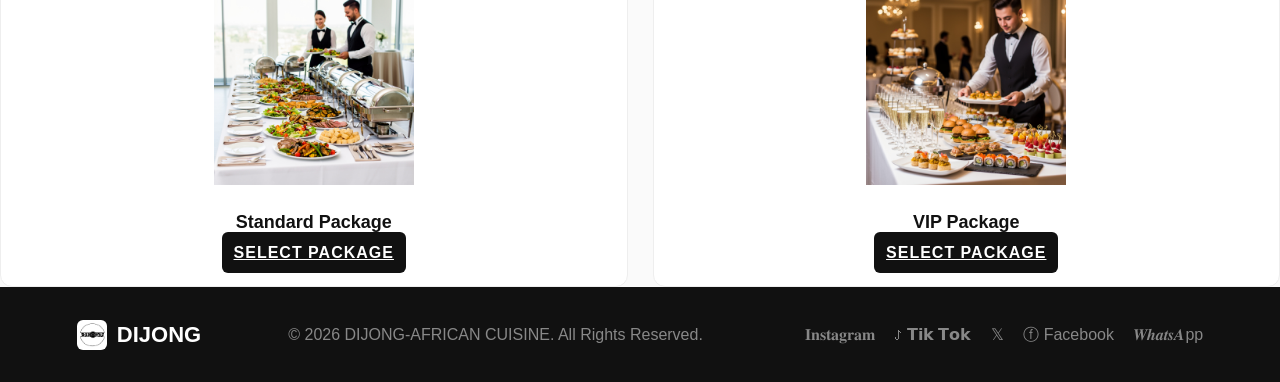
<file: dijongwebproject/services.html>
<!DOCTYPE html>
<html lang="en">
<head>
    <meta charset="UTF-8">
    <meta name="viewport" content="width=device-width, initial-scale=1.0">
    <title>DIJONG-AFRICAN CUISINE | Catering Bookings</title>
    <!-- Favicon for browser tab -->
    <link rel="icon" type="image/png" href="_images/linklogo.png">
    <!-- External stylesheet -->
    <link rel="stylesheet" href="css_assets/style.css">
</head>

<body>

    <!-- Main Header Section -->
    <header>
        <!-- Navigation Bar -->
        <nav class="navbar">
            <!-- Logo and Brand Name Area -->
            <div class="logo-area">
                <img src="_images/linklogo.png" alt="Dijong Logo" class="logo-img">
                <span class="logo-text">DIJONG-AFRICAN CUISINE</span>
            </div>

            <!-- Navigation Menu Links -->
            <ul class="nav-links">
                <li><a href="index.html">Home</a></li>
                <li><a href="orders.html">Orders</a></li>
                <li><a href="#">Services</a></li>
                <li><a href="enquiries.html">Enquiries</a></li>
                <li><a href="contact.html">Contacts</a></li>
                <li><a href="about.html">About Us</a></li>
            </ul>
        </nav>
    </header>

    <!-- Main Content Area -->
    <main>

        <!-- Catering Services Hero Section -->
        <section class="hero" id="services-hero">
            <!-- Hero Text Content -->
            <div class="hero-text">
                <!-- Page Heading -->
                <h1>CATERING SERVICES<br><span>BOOKINGS.</span></h1>

                <!-- Catering Introduction -->
                <p>Let us bring authentic African flavors to your special occasion. From intimate gatherings to large celebrations, our catering team delivers delicious food, beautiful presentation, and warm service that your guests will remember.</p>

                <!-- Call-to-Action Button -->
                <a href="bookings.html" class="btn-primary">BOOK NOW</a>
            </div>

            <!-- Hero Logo Image -->
            <div class="hero-image">
                <img src="_images/linklogo.png" alt="Dijong African Cuisine Logo">
            </div>
        </section>

        <!-- Event Types Section -->
        <section class="events" id="event-types">
            <div class="events-content">
                <!-- Section Heading -->
                <h2>Types of Events we cater</h2>

                <!-- List of Events Catered -->
                <ul class="events-list">
                    <li>Weddings &amp; Engagements</li>
                    <li>Birthday Parties</li>
                    <li>Corporate events &amp; Office Launches</li>
                    <li>Cultural &amp; Traditional Ceremonies</li>
                    <li>Graduations</li>
                    <li>Funerals/Memorial Gatherings</li>
                    <li>Private Dinners &amp; Family Reunions</li>
                    <li>Church &amp; Community Events</li>
                </ul>
            </div>
        </section>

        <!-- Catering Packages Section -->
        <section class="packages" id="catering-packages">
            <!-- Section Header -->
            <div class="section-header">
                <h2>Our Catering Packages</h2>
            </div>

            <!-- Packages Grid -->
            <div class="product-grid">

                <!-- Package Card 1: Standard Package -->
                <div class="product-card">
                    <img src="_images/standard.jpeg" alt="Standard Catering Package">
                    <h3>Standard Package</h3>
                    <!-- Link to Standard Package details page -->
                    <a href="standardpackage.html" class="btn-add">Select Package</a>
                </div>

                <!-- Package Card 2: VIP Package -->
                <div class="product-card">
                    <img src="_images/vip.jpeg" alt="VIP Catering Package">
                    <h3>VIP Package</h3>
                    <!-- Link to VIP Package details page -->
                    <a href="vippackage.html" class="btn-add">Select Package</a>
                </div>

            </div>
        </section>

    </main>

    <!-- Footer Section -->
    <footer>
        <div class="footer-content">
            <!-- Footer Logo and Brand Name -->
            <div class="footer-logo">
                <img src="_images/linklogo.png" alt="Dijong Logo"> DIJONG
            </div>

            <!-- Copyright Notice -->
            <p>&copy; 2026 DIJONG-AFRICAN CUISINE. All Rights Reserved.</p>

            <!-- Social Media Links -->
            <div class="socials">
                <a href="#" aria-label="Instagram">𝐈𝐧𝐬𝐭𝐚𝐠𝐫𝐚𝐦</a>
                <a href="#" aria-label="TikTok">ꚠ 𝗧𝗶𝗸 𝗧𝗼𝗸</a>
                <a href="#" aria-label="X (Twitter)">𝕏</a>
                <a href="#" aria-label="Facebook">ⓕ Facebook</a>
                <a href="#" aria-label="WhatsApp">𝑾𝒉𝒂𝒕𝒔𝑨pp</a>
            </div>
        </div>
    </footer>

    <script src="js_assets/main.js" defer></script>

</body>
</html>
</file>
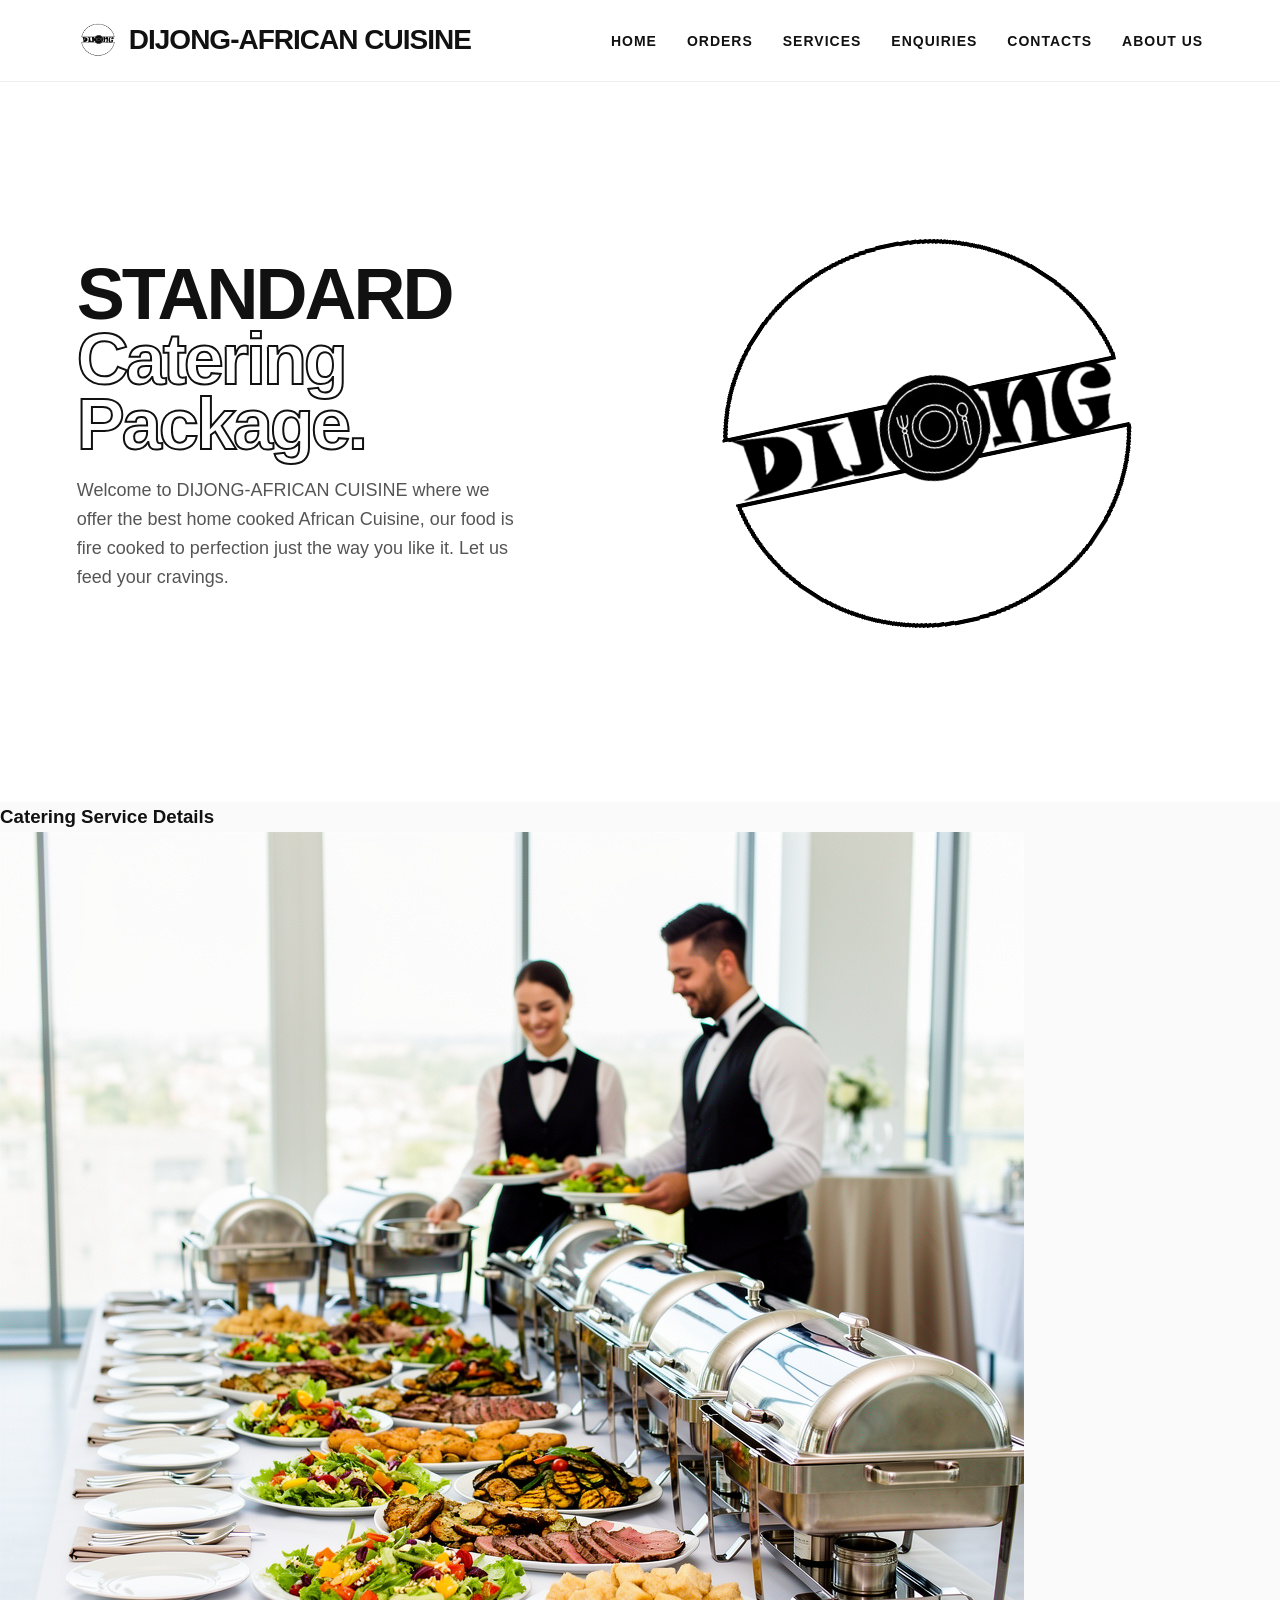
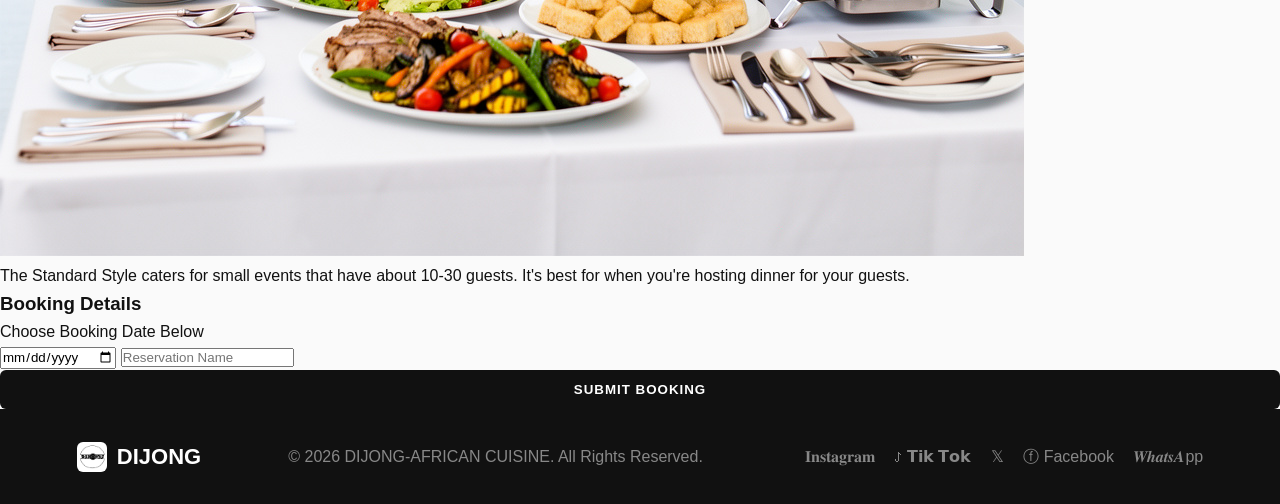
<file: dijongwebproject/standardpackage.html>
<!DOCTYPE html>
<html lang="en">
<head>
    <meta charset="UTF-8">
    <meta name="viewport" content="width=device-width, initial-scale=1.0">
    <title>DIJONG-AFRICAN CUISINE | Standard Catering Package</title>
    <!-- Favicon for browser tab -->
    <link rel="icon" type="image/png" href="_images/linklogo.png">
    <!-- External stylesheet -->
    <link rel="stylesheet" href="css_assets/style.css">
</head>

<body>

    <!-- Main Header Section -->
    <header>
        <!-- Navigation Bar -->
        <nav class="navbar">
            <!-- Logo and Brand Name Area -->
            <div class="logo-area">
                <img src="_images/linklogo.png" alt="Dijong Logo" class="logo-img">
                <span class="logo-text">DIJONG-AFRICAN CUISINE</span>
            </div>

            <!-- Navigation Menu Links -->
            <ul class="nav-links">
                <li><a href="index.html">Home</a></li>
                <li><a href="orders.html">Orders</a></li>
                <li><a href="services.html">Services</a></li>
                <li><a href="enquiries.html">Enquiries</a></li>
                <li><a href="contact.html">Contacts</a></li>
                <li><a href="about.html">About Us</a></li>
            </ul>
        </nav>
    </header>

    <!-- Main Content Area -->
    <main>

        <!-- Standard Package Hero Section -->
        <section class="hero" id="standard-hero">
            <!-- Hero Text Content -->
            <div class="hero-text">
                <!-- Page Heading -->
                <h1>STANDARD<br><span>Catering Package.</span></h1>

                <!-- Welcome Message -->
                <p>Welcome to DIJONG-AFRICAN CUISINE where we offer the best home cooked African Cuisine, our food is fire cooked to perfection just the way you like it. Let us feed your cravings.</p>
            </div>

            <!-- Hero Logo Image -->
            <div class="hero-image">
                <img src="_images/linklogo.png" alt="Dijong African Cuisine Logo">
            </div>
        </section>

        <!-- Package Details Section -->
        <section class="package-details" id="standard-details">
            <div class="details-content">
                <!-- Section Heading -->
                <h3>Catering Service Details</h3>

                <!-- Package Image -->
                <img src="_images/standard.jpeg" alt="Standard Catering Package">

                <!-- Package Description -->
                <p>The Standard Style caters for small events that have about 10-30 guests. It's best for when you're hosting dinner for your guests.</p>
            </div>
        </section>

        <!-- Booking Form Section -->
        <section class="booking-section" id="booking-form">
            <div class="booking-content">
                <!-- Section Heading -->
                <h3>Booking Details</h3>

                <!-- Instructions -->
                <p>Choose Booking Date Below</p>

                <!-- Booking Form -->
                <form class="booking-form">
                    <!-- Date Picker Input -->
                    <input type="date" name="booking-date" id="booking-date" required aria-label="Select booking date">

                    <!-- Reservation Name Input -->
                    <input type="text" name="reservation-name" id="reservation-name" placeholder="Reservation Name" required>

                    <!-- Submit Button -->
                    <button type="submit" class="btn-add">Submit Booking</button>
                </form>
            </div>
        </section>

    </main>

    <!-- Footer Section -->
    <footer>
        <div class="footer-content">
            <!-- Footer Logo and Brand Name -->
            <div class="footer-logo">
                <img src="_images/linklogo.png" alt="Dijong Logo"> DIJONG
            </div>

            <!-- Copyright Notice -->
            <p>&copy; 2026 DIJONG-AFRICAN CUISINE. All Rights Reserved.</p>

            <!-- Social Media Links -->
            <div class="socials">
                <a href="#" aria-label="Instagram">𝐈𝐧𝐬𝐭𝐚𝐠𝐫𝐚𝐦</a>
                <a href="#" aria-label="TikTok">ꚠ 𝗧𝗶𝗸 𝗧𝗼𝗸</a>
                <a href="#" aria-label="X (Twitter)">𝕏</a>
                <a href="#" aria-label="Facebook">ⓕ Facebook</a>
                <a href="#" aria-label="WhatsApp">𝑾𝒉𝒂𝒕𝒔𝑨pp</a>
            </div>
        </div>
    </footer>

    <script src="js_assets/main.js" defer></script>

</body>
</html>
</file>
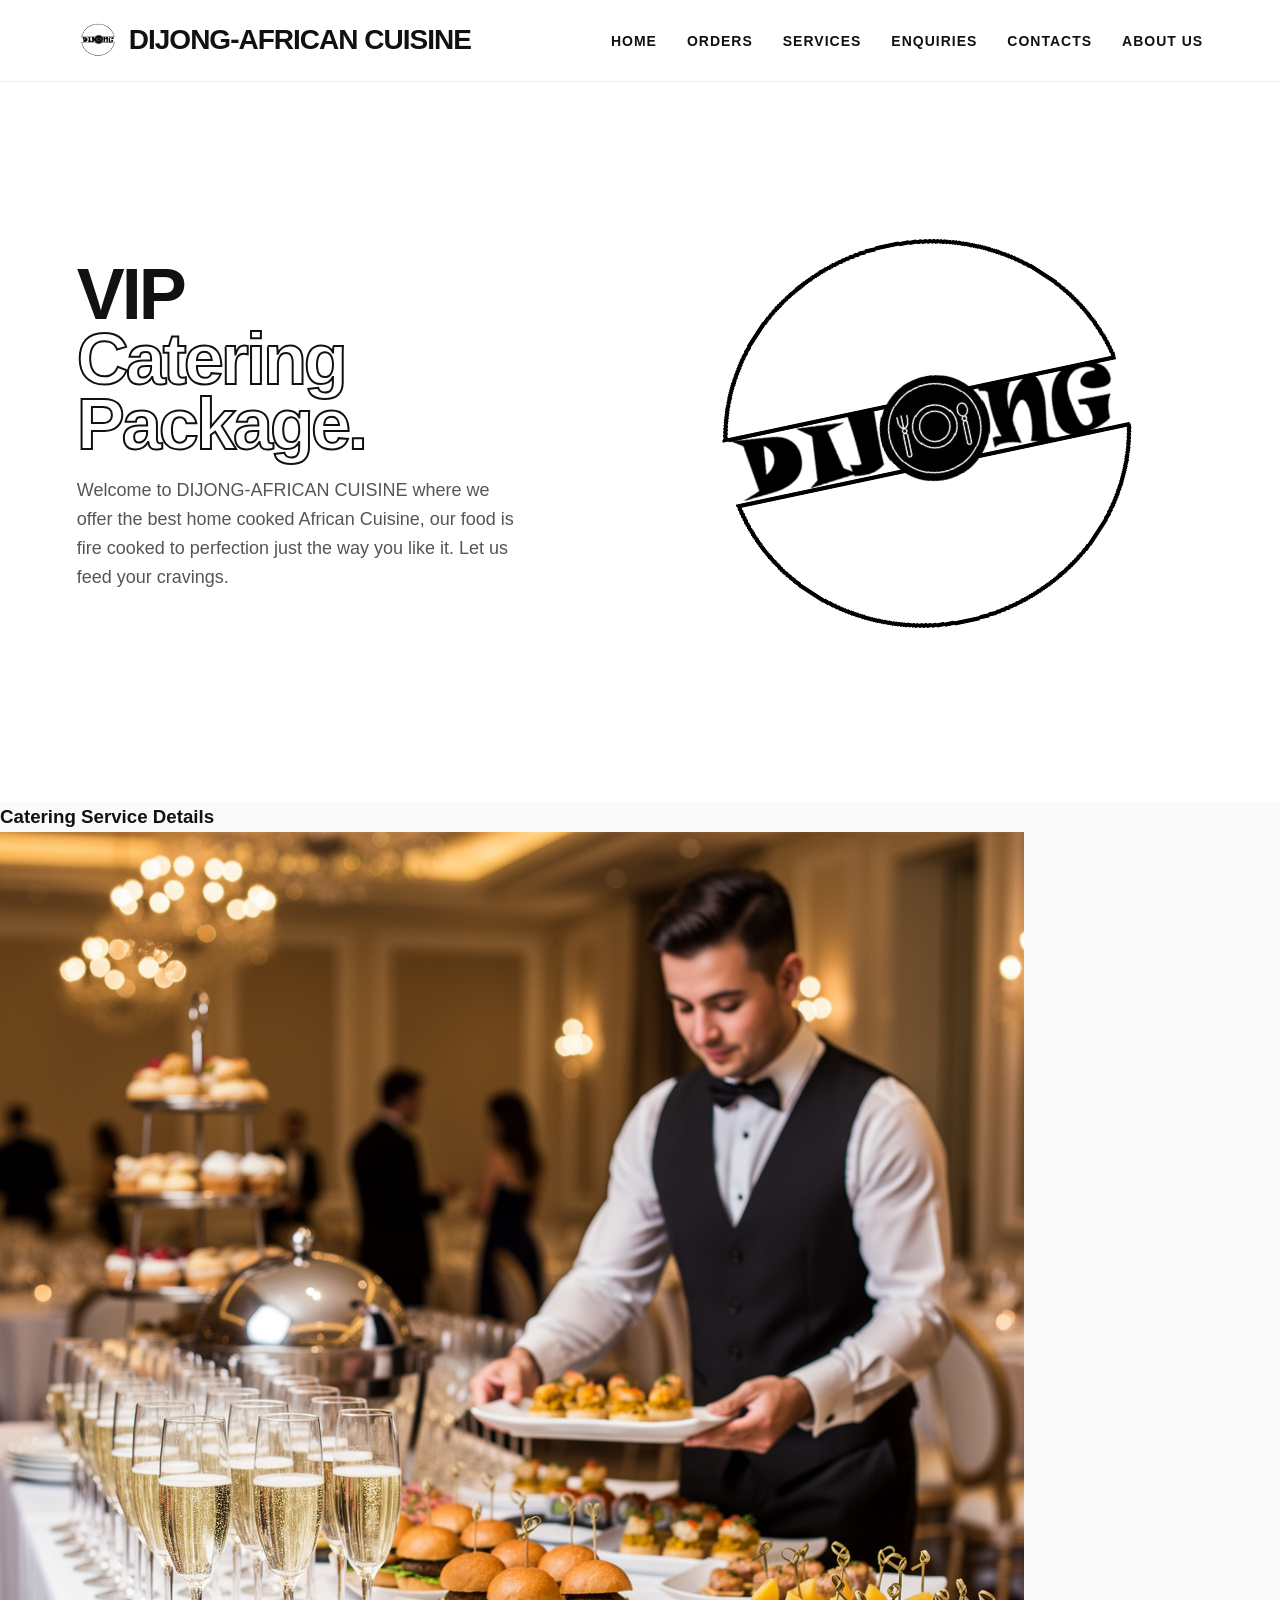
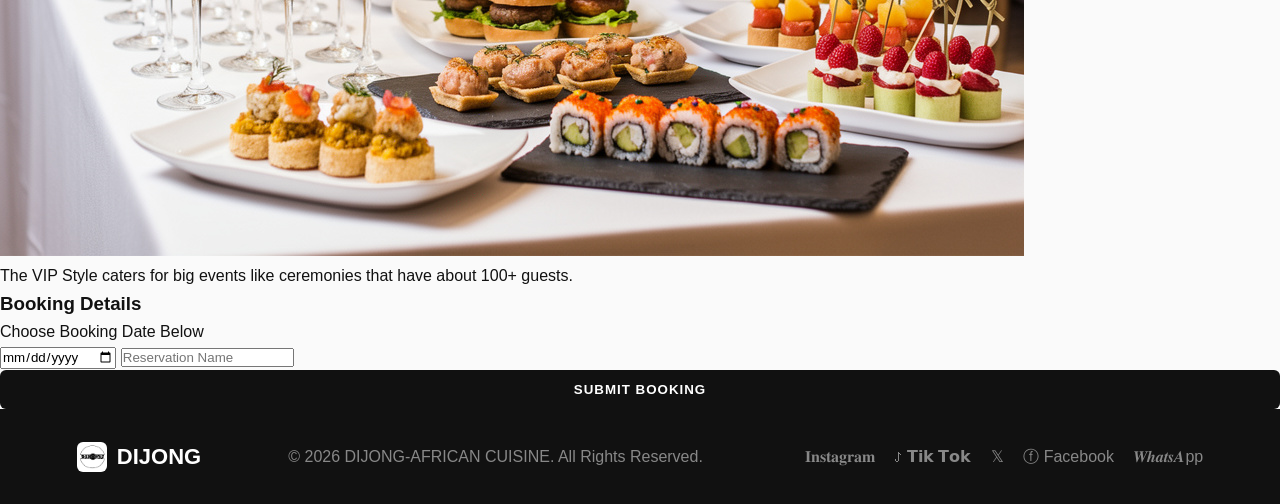
<file: dijongwebproject/vippackage.html>
<!DOCTYPE html>
<html lang="en">
<head>
    <meta charset="UTF-8">
    <meta name="viewport" content="width=device-width, initial-scale=1.0">
    <title>DIJONG-AFRICAN CUISINE | VIP Catering Package</title>
    <!-- Favicon for browser tab -->
    <link rel="icon" type="image/png" href="_images/linklogo.png">
    <!-- External stylesheet -->
    <link rel="stylesheet" href="css_assets/style.css">
</head>

<body>

    <!-- Main Header Section -->
    <header>
        <!-- Navigation Bar -->
        <nav class="navbar">
            <!-- Logo and Brand Name Area -->
            <div class="logo-area">
                <img src="_images/linklogo.png" alt="Dijong Logo" class="logo-img">
                <span class="logo-text">DIJONG-AFRICAN CUISINE</span>
            </div>

            <!-- Navigation Menu Links -->
            <ul class="nav-links" id="navLinks">
                <li><a href="index.html">Home</a></li>
                <li><a href="orders.html">Orders</a></li>
                <li><a href="services.html">Services</a></li>
                <li><a href="enquiries.html">Enquiries</a></li>
                <li><a href="contact.html">Contacts</a></li>
                <li><a href="about.html">About Us</a></li>
            </ul>
        </nav>
    </header>

    <!-- Main Content Area -->
    <main>

        <!-- VIP Package Hero Section -->
        <section class="hero" id="vip-hero">
            <!-- Hero Text Content -->
            <div class="hero-text">
                <!-- Page Heading -->
                <h1>VIP<br><span>Catering Package.</span></h1>

                <!-- Welcome Message -->
                <p>Welcome to DIJONG-AFRICAN CUISINE where we offer the best home cooked African Cuisine, our food is fire cooked to perfection just the way you like it. Let us feed your cravings.</p>
            </div>

            <!-- Hero Logo Image -->
            <div class="hero-image">
                <img src="_images/linklogo.png" alt="Dijong African Cuisine Logo">
            </div>
        </section>

        <!-- Package Details Section -->
        <section class="package-details" id="vip-details">
            <div class="details-content">
                <!-- Section Heading -->
                <h3>Catering Service Details</h3>

                <!-- Package Image -->
                <img src="_images/vip.jpeg" alt="VIP Catering Package">

                <!-- Package Description -->
                <p>The VIP Style caters for big events like ceremonies that have about 100+ guests.</p>
            </div>
        </section>

        <!-- Booking Form Section -->
        <section class="booking-section" id="booking-form">
            <div class="booking-content">
                <!-- Section Heading -->
                <h3>Booking Details</h3>

                <!-- Instructions -->
                <p>Choose Booking Date Below</p>

                <!-- Booking Form -->
                <form class="booking-form">
                    <!-- Date Picker Input -->
                    <input type="date" name="booking-date" id="booking-date" required aria-label="Select booking date">

                    <!-- Reservation Name Input -->
                    <input type="text" name="reservation-name" id="reservation-name" placeholder="Reservation Name" required>

                    <!-- Submit Button -->
                    <button type="submit" class="btn-add">Submit Booking</button>
                </form>
            </div>
        </section>

    </main>

    <!-- Footer Section -->
    <footer>
        <div class="footer-content">
            <!-- Footer Logo and Brand Name -->
            <div class="footer-logo">
                <img src="_images/linklogo.png" alt="Dijong Logo"> DIJONG
            </div>

            <!-- Copyright Notice -->
            <p>&copy; 2026 DIJONG-AFRICAN CUISINE. All Rights Reserved.</p>

            <!-- Social Media Links -->
            <div class="socials">
                <a href="#" aria-label="Instagram">𝐈𝐧𝐬𝐭𝐚𝐠𝐫𝐚𝐦</a>
                <a href="#" aria-label="TikTok">ꚠ 𝗧𝗶𝗸 𝗧𝗼𝗸</a>
                <a href="#" aria-label="X (Twitter)">𝕏</a>
                <a href="#" aria-label="Facebook">ⓕ Facebook</a>
                <a href="#" aria-label="WhatsApp">𝑾𝒉𝒂𝒕𝒔𝑨pp</a>
            </div>
        </div>
    </footer>

    <script src="js_assets/main.js" defer></script>

</body>
</html>
</file>
<file: dijongwebproject/css_assets/style.css>
/* ============================================
   GLOBAL STYLES & RESET
   ============================================ */

/* Universal Reset */
* {
    margin: 0;
    padding: 0;
    box-sizing: border-box;
    font-family: 'Segoe UI', Arial, Helvetica, sans-serif;
}

/* Body Styling */
body {
    background-color: #fafafa;
    color: #111;
    line-height: 1.6;
}

/* ============================================
   NAVIGATION BAR STYLES
   ============================================ */

/* Main Navigation Bar */
.navbar {
    display: flex;
    justify-content: space-between;
    align-items: center;
    padding: 18px 6%;
    background: white;
    border-bottom: 1px solid #eee;
    position: sticky;
    top: 0;
    z-index: 100;
}

/* Logo Area */
.logo-area {
    display: flex;
    align-items: center;
    gap: 10px;
    font-weight: 900;
    font-size: 28px;
    letter-spacing: -1px;
}

/* Logo Image */
.logo-img {
    width: 42px;
    height: 42px;
    object-fit: contain;
    border-radius: 8px;
    background: white;
}

/* Navigation Links */
.nav-links {
    list-style: none;
    display: flex;
    gap: 30px;
}

.nav-links a {
    text-decoration: none;
    color: #111;
    font-weight: 600;
    font-size: 14px;
    letter-spacing: 1px;
    text-transform: uppercase;
}

.nav-links a:hover {
    text-decoration: underline;
    text-underline-offset: 6px;
}

/* Navigation Right Section */
.nav-right {
    display: flex;
    align-items: center;
    gap: 15px;
}

/* Cart Button */
.cart-btn {
    background: #111;
    color: white;
    border: none;
    padding: 8px 16px;
    border-radius: 20px;
    font-weight: 600;
    cursor: pointer;
}

/* Cart Count Badge */
#cart-count {
    background: white;
    color: black;
    padding: 2px 7px;
    border-radius: 50%;
    margin-left: 4px;
    font-size: 12px;
}

/* Hamburger Menu Button */
.hamburger {
    display: none;
    font-size: 24px;
    background: none;
    border: none;
    cursor: pointer;
}

/* ============================================
   HERO SECTION STYLES
   ============================================ */

/* Hero Section Container */
.hero {
    display: flex;
    align-items: center;
    justify-content: space-between;
    padding: 60px 6%;
    background: white;
    min-height: 80vh;
}

/* Hero Text Content */
.hero-text {
    flex: 1;
}

.hero-text h1 {
    font-size: 72px;
    line-height: 0.9;
    font-weight: 900;
    letter-spacing: -3px;
    margin-bottom: 20px;
}

/* Outlined Text Effect */
.hero-text h1 span {
    color: transparent;
    -webkit-text-stroke: 2px #111;
}

.hero-text p {
    max-width: 450px;
    color: #555;
    margin-bottom: 30px;
    font-size: 18px;
}

/* Hero Image Section */
.hero-image {
    flex: 1;
    text-align: center;
}

.hero-image img {
    width: 90%;
    max-width: 500px;
    transform: rotate(-12deg);
    transition: transform 0.3s ease;
}

.hero-image img:hover {
    transform: rotate(0deg) scale(1.05);
}

/* ============================================
   BUTTON STYLES
   ============================================ */

/* Primary Button */
.btn-primary {
    background: #111;
    color: white;
    padding: 14px 28px;
    text-decoration: none;
    border: none;
    font-weight: 700;
    letter-spacing: 1px;
    border-radius: 4px;
    display: inline-block;
    cursor: pointer;
    text-transform: uppercase;
}

/* Secondary Button */
.btn-secondary {
    background: transparent;
    color: #111;
    padding: 14px 28px;
    border: 2px solid #111;
    text-decoration: none;
    font-weight: 700;
    margin-left: 10px;
    border-radius: 4px;
    display: inline-block;
    text-transform: uppercase;
}

/* Button Hover Effects */
.btn-primary:hover, 
.btn-secondary:hover {
    opacity: 0.8;
}

/* Add to Cart Button */
.btn-add {
    width: 100%;
    background: #111;
    color: white;
    border: none;
    padding: 12px;
    border-radius: 6px;
    font-weight: 700;
    cursor: pointer;
    text-transform: uppercase;
    letter-spacing: 1px;
}

.btn-add:hover {
    background: #333;
}

/* ============================================
   PRODUCTS SECTION STYLES
   ============================================ */

/* Products Section Container */
.products {
    padding: 70px 6%;
}

/* Section Header */
.section-header {
    text-align: center;
    margin-bottom: 40px;
}

.section-header h2 {
    font-size: 40px;
    font-weight: 900;
    letter-spacing: -1px;
}

/* Product Grid Layout */
.product-grid {
    display: grid;
    grid-template-columns: repeat(auto-fit, minmax(250px, 1fr));
    gap: 25px;
}

/* Individual Product Card */
.product-card {
    background: white;
    border: 1px solid #eee;
    padding: 20px;
    border-radius: 12px;
    text-align: center;
    transition: transform 0.2s, box-shadow 0.2s;
}

.product-card:hover {
    transform: translateY(-5px);
    box-shadow: 0 10px 30px rgba(0,0,0,0.08);
}

/* Product Image */
.product-card img {
    width: 100%;
    height: 200px;
    object-fit: contain;
    margin-bottom: 15px;
}

/* Product Title */
.product-card h3 {
    font-size: 18px;
    margin-bottom: 4px;
}

/* Product Category */
.category {
    font-size: 12px;
    text-transform: uppercase;
    letter-spacing: 1px;
    color: #888;
}

/* Product Price */
.price {
    font-weight: 800;
    font-size: 20px;
    margin: 10px 0;
}

/* ============================================
   ABOUT SECTION STYLES
   ============================================ */

/* About Section Container */
.about {
    background: #111;
    color: white;
    padding: 70px 6%;
}

/* About Content Layout */
.about-content {
    display: flex;
    gap: 50px;
    align-items: center;
    flex-wrap: wrap;
}

/* About Text Content */
.about-text {
    flex: 2;
    min-width: 280px;
}

.about-text h2 {
    font-size: 48px;
    font-weight: 900;
    margin-bottom: 20px;
}

.about-text ul {
    list-style: none;
    margin-top: 20px;
}

.about-text li {
    margin-bottom: 8px;
}

/* About Info Box */
.about-box {
    flex: 1;
    min-width: 260px;
    background: white;
    color: black;
    padding: 40px;
    border-radius: 12px;
    transform: rotate(2deg);
}

.about-box h3 {
    font-weight: 900;
    font-size: 24px;
    margin-bottom: 10px;
}

/* ============================================
   EVENT TYPES SECTION STYLES
   ============================================ */

/* Events Section Container */
.events {
    padding: 80px 20px;
    background-color: #f9f9f9;
    text-align: center;
}

/* Events Content Wrapper */
.events-content {
    max-width: 900px;
    margin: 0 auto;
}

/* Section Heading */
.events-content h2 {
    font-size: 2.5rem;
    color: #000000;
    font-weight: bold;
    text-transform: uppercase;
    letter-spacing: 1px;
    margin-bottom: 40px;
    position: relative;
    display: inline-block;
}

/* Decorative Underline for Heading */
.events-content h2::after {
    content: '';
    position: absolute;
    bottom: -12px;
    left: 50%;
    transform: translateX(-50%);
    width: 80px;
    height: 4px;
    background-color: #000000;
    border-radius: 2px;
}

/* Events List */
.events-list {
    list-style: none;
    padding: 0;
    margin: 50px 0 0;
    display: grid;
    grid-template-columns: repeat(auto-fit, minmax(280px, 1fr));
    gap: 20px;
    text-align: left;
}

/* Individual Event List Items */
.events-list li {
    background: #ffffff;
    padding: 20px 25px;
    border-left: 4px solid #000000;
    border-radius: 8px;
    font-size: 1.1rem;
    color: #555;
    font-weight: 500;
    box-shadow: 0 2px 10px rgba(0, 0, 0, 0.08);
    transition: all 0.3s ease;
    position: relative;
}

/* Checkmark Icon Before Each List Item */
.events-list li::before {
    content: '✓';
    color: #000000;
    font-weight: bold;
    font-size: 1.3rem;
    margin-right: 12px;
}

/* Hover Effect for List Items */
.events-list li:hover {
    transform: translateX(8px);
    box-shadow: 0 4px 20px rgba(212, 175, 55, 0.2);
    border-left-color: #b8941f;
}

/* ============================================
   ENQUIRY FORM SECTION STYLES
   ============================================ */

/* Enquiry Section Container */
.enquiry-section {
    padding: 80px 20px;
    max-width: 800px;
    margin: 0 auto;
}

/* Enquiry Type Wrapper */
.enquiry-type-wrapper {
    margin-bottom: 40px;
    text-align: center;
}

.enquiry-type-wrapper p {
    margin: 0;
}

.enquiry-type-wrapper label {
    display: block;
    font-size: 1.1rem;
    font-weight: 600;
    color: #333;
    margin-bottom: 12px;
    text-transform: uppercase;
    letter-spacing: 0.5px;
}

/* Dropdown Select Styling */
.enquiry-type-wrapper select {
    width: 100%;
    max-width: 500px;
    padding: 15px 20px;
    font-size: 1rem;
    color: #333;
    background-color: #f9f9f9;
    border: 2px solid #ddd;
    border-radius: 8px;
    outline: none;
    cursor: pointer;
    transition: all 0.3s ease;
    appearance: none;
    background-image: url("data:image/svg+xml;charset=UTF-8,%3csvg xmlns='http://www.w3.org/2000/svg' viewBox='0 0 24 24' fill='none' stroke='currentColor' stroke-width='2' stroke-linecap='round' stroke-linejoin='round'%3e%3cpolyline points='6 9 12 15 18 9'%3e%3c/polyline%3e%3c/svg%3e");
    background-repeat: no-repeat;
    background-position: right 15px center;
    background-size: 20px;
    padding-right: 45px;
}

.enquiry-type-wrapper select:hover {
    border-color: #d4af37;
    background-color: #fff;
}

.enquiry-type-wrapper select:focus {
    border-color: #d4af37;
    background-color: #fff;
    box-shadow: 0 0 0 3px rgba(212, 175, 55, 0.1);
}

/* Form Wrapper */
.form-wrapper {
    margin-top: 40px;
}

/* ============================================
   CONTACT FORM STYLES
   ============================================ */

/* Contact Form Container */
.contact-form {
    display: flex;
    flex-direction: column;
    gap: 20px;
}

/* Input Fields Styling */
.contact-form input[type="text"],
.contact-form input[type="email"],
.contact-form input[type="number"] {
    width: 100%;
    padding: 15px 20px;
    font-size: 1rem;
    color: #333;
    background-color: #f9f9f9;
    border: 2px solid #ddd;
    border-radius: 8px;
    outline: none;
    transition: all 0.3s ease;
    font-family: inherit;
}

/* Textarea Styling */
.contact-form textarea {
    width: 100%;
    padding: 15px 20px;
    font-size: 1rem;
    color: #333;
    background-color: #f9f9f9;
    border: 2px solid #ddd;
    border-radius: 8px;
    outline: none;
    resize: vertical;
    min-height: 120px;
    transition: all 0.3s ease;
    font-family: inherit;
}

/* Input and Textarea Focus States */
.contact-form input:focus,
.contact-form textarea:focus {
    border-color: #d4af37;
    background-color: #fff;
    box-shadow: 0 0 0 3px rgba(212, 175, 55, 0.1);
}

/* Input Hover States */
.contact-form input:hover,
.contact-form textarea:hover {
    border-color: #d4af37;
    background-color: #fff;
}

/* Placeholder Styling */
.contact-form input::placeholder,
.contact-form textarea::placeholder {
    color: #999;
}

/* Contact Form Submit Button */
.contact-form .btn-primary {
    padding: 15px 40px;
    font-size: 1.1rem;
    font-weight: 600;
    color: #fff;
    background-color: #d4af37;
    border: none;
    border-radius: 8px;
    cursor: pointer;
    text-transform: uppercase;
    letter-spacing: 1px;
    transition: all 0.3s ease;
    align-self: flex-start;
    box-shadow: 0 4px 15px rgba(212, 175, 55, 0.3);
}

.contact-form .btn-primary:hover {
    background-color: #b8941f;
    transform: translateY(-2px);
    box-shadow: 0 6px 20px rgba(212, 175, 55, 0.4);
}

.contact-form .btn-primary:active {
    transform: translateY(0);
    box-shadow: 0 2px 10px rgba(212, 175, 55, 0.3);
}

/* Remove Spinner from Number Input */
.contact-form input[type="number"]::-webkit-inner-spin-button,
.contact-form input[type="number"]::-webkit-outer-spin-button {
    -webkit-appearance: none;
    margin: 0;
}

.contact-form input[type="number"] {
    -moz-appearance: textfield;
}

/* ============================================
   FORM VALIDATION STATES
   ============================================ */

/* Invalid Input Styling */
.contact-form input:invalid:not(:placeholder-shown),
.contact-form textarea:invalid:not(:placeholder-shown) {
    border-color: #e74c3c;
}

/* Valid Input Styling */
.contact-form input:valid:not(:placeholder-shown),
.contact-form textarea:valid:not(:placeholder-shown) {
    border-color: #27ae60;
}

/* Required Field Indicator */
.contact-form input[required] + label::after,
.contact-form textarea[required] + label::after {
    content: ' *';
    color: #e74c3c;
}

/* ============================================
   CONTACT SECTION STYLES
   ============================================ */

/* Contact Section Container */
.contact {
    padding: 70px 6%;
    background: white;
}

.contact h2 {
    text-align: center;
    font-size: 36px;
    font-weight: 900;
    margin-bottom: 30px;
}

/* Contact Wrapper */
.contact-wrapper {
    display: flex;
    gap: 50px;
    flex-wrap: wrap;
    max-width: 1000px;
    margin: 0 auto;
}

/* Contact Form in Contact Section */
.contact-wrapper .contact-form {
    flex: 2;
    min-width: 300px;
}

.contact-wrapper .contact-form input, 
.contact-wrapper .contact-form textarea {
    padding: 14px;
    border: 1px solid #ddd;
    border-radius: 6px;
    font-size: 15px;
}

/* Contact Information Box */
.contact-info {
    flex: 1;
    background: #fafafa;
    padding: 25px;
    border-radius: 10px;
    min-width: 250px;
}

.contact-info h4 {
    margin-top: 15px;
    margin-bottom: 5px;
}

/* ============================================
   MAP SECTION STYLES
   ============================================ */

/* Map Section Main Heading */
.map-heading {
    text-align: center;
    margin: 60px 0 40px;
    padding: 0 20px;
}

.map-heading h1 {
    font-size: 2.5rem;
    color: #000000;
    font-weight: bold;
    text-transform: uppercase;
    letter-spacing: 1px;
    margin: 0;
    font-family: 'Franklin Gothic Medium', 'Arial Narrow', Arial, sans-serif;
}

/* Location Subheadings */
.location-heading {
    text-align: center;
    margin: 40px 0 20px;
    padding: 0 20px;
}

.location-heading h4 {
    font-size: 1.5rem;
    color: #000000;
    font-weight: 600;
    text-transform: uppercase;
    letter-spacing: 0.5px;
    position: relative;
    display: inline-block;
    margin: 0;
    font-family: 'Lucida Sans', 'Lucida Sans Regular', 'Lucida Grande', 'Lucida Sans Unicode', Geneva, Verdana, sans-serif;
}

/* Decorative Underline for Location Headings */
.location-heading h4::after {
    content: '';
    position: absolute;
    bottom: -8px;
    left: 50%;
    transform: translateX(-50%);
    width: 60px;
    height: 3px;
    background-color: #000000;
    border-radius: 2px;
}

/* Map Container */
.map {
    display: flex;
    justify-content: center;
    align-items: center;
    padding: 20px;
    margin: 0 auto 60px;
    max-width: 1200px;
}

/* Map Iframe Styling */
.map iframe {
    width: 100%;
    max-width: 800px;
    height: 450px;
    border: none;
    border-radius: 12px;
    box-shadow: 0 4px 20px rgba(0, 0, 0, 0.15);
    transition: transform 0.3s ease, box-shadow 0.3s ease;
}

/* Hover Effect for Maps */
.map iframe:hover {
    transform: translateY(-5px);
    box-shadow: 0 8px 30px rgba(0, 0, 0, 0.25);
}

/* ============================================
   FOOTER STYLES
   ============================================ */

/* Footer Container */
footer {
    background: #111;
    color: #888;
    padding: 30px 6%;
    text-align: center;
}

/* Footer Content Layout */
.footer-content {
    display: flex;
    justify-content: space-between;
    align-items: center;
    flex-wrap: wrap;
    gap: 15px;
}

/* Footer Logo */
.footer-logo {
    display: flex;
    align-items: center;
    gap: 10px;
    color: white;
    font-weight: 900;
    font-size: 22px;
}

.footer-logo img {
    width: 30px;
    height: 30px;
    border-radius: 6px;
}

/* Social Media Links */
.socials a {
    color: #888;
    text-decoration: none;
    margin-left: 15px;
}

.socials a:hover {
    color: white;
}

/* ============================================
   RESPONSIVE DESIGN - TABLET & MOBILE
   ============================================ */

/* Tablet and Mobile Navigation */
@media (max-width: 768px) {
    /* Hide Navigation Links */
    .nav-links {
        display: none;
        flex-direction: column;
        position: absolute;
        top: 70px;
        left: 0;
        width: 100%;
        background: white;
        padding: 20px;
        border-bottom: 1px solid #eee;
    }

    /* Show Navigation When Active */
    .nav-links.active {
        display: flex;
    }

    /* Show Hamburger Menu */
    .hamburger {
        display: block;
    }

    /* Hero Section Mobile Layout */
    .hero {
        flex-direction: column;
        text-align: center;
    }

    .hero-text h1 {
        font-size: 48px;
    }

    .hero-text p {
        margin: 0 auto 30px auto;
    }

    .hero-image img {
        transform: rotate(0);
        margin-top: 30px;
    }

    /* Events Section Mobile */
    .events {
        padding: 60px 15px;
    }

    .events-content h2 {
        font-size: 2rem;
        margin-bottom: 30px;
    }

    .events-list {
        grid-template-columns: 1fr;
        gap: 15px;
        margin-top: 35px;
    }

    .events-list li {
        padding: 18px 20px;
        font-size: 1rem;
    }

    /* Enquiry Form Mobile */
    .enquiry-section {
        padding: 60px 15px;
    }

    .enquiry-type-wrapper {
        margin-bottom: 30px;
    }

    .enquiry-type-wrapper label {
        font-size: 1rem;
    }

    .enquiry-type-wrapper select {
        max-width: 100%;
        font-size: 0.95rem;
    }

    .contact-form input,
    .contact-form textarea {
        padding: 12px 18px;
        font-size: 0.95rem;
    }

    .contact-form .btn-primary {
        width: 100%;
        align-self: stretch;
        padding: 14px 30px;
        font-size: 1rem;
    }
}

/* ============================================
   RESPONSIVE DESIGN - MOBILE ONLY
   ============================================ */

@media (max-width: 480px) {
    /* Events Section */
    .events {
        padding: 40px 10px;
    }

    .events-content h2 {
        font-size: 1.75rem;
        margin-bottom: 25px;
    }

    .events-content h2::after {
        width: 60px;
        height: 3px;
        bottom: -10px;
    }

    .events-list {
        margin-top: 30px;
        gap: 12px;
    }

    .events-list li {
        padding: 15px 18px;
        font-size: 0.95rem;
    }

    .events-list li::before {
        font-size: 1.1rem;
        margin-right: 10px;
    }

    .events-list li:hover {
        transform: translateX(5px);
    }

    /* Enquiry Form */
    .enquiry-section {
        padding: 40px 10px;
    }

    .enquiry-type-wrapper {
        margin-bottom: 25px;
    }

    .enquiry-type-wrapper label {
        font-size: 0.95rem;
        margin-bottom: 10px;
    }

    .enquiry-type-wrapper select {
        padding: 12px 15px;
        font-size: 0.9rem;
        background-position: right 12px center;
        background-size: 18px;
        padding-right: 40px;
    }

    .form-wrapper {
        margin-top: 30px;
    }

    .contact-form {
        gap: 15px;
    }

    .contact-form input,
    .contact-form textarea {
        padding: 12px 15px;
        font-size: 0.9rem;
    }

    .contact-form textarea {
        min-height: 100px;
    }

    .contact-form .btn-primary {
        padding: 12px 25px;
        font-size: 0.95rem;
    }

    /* Map Section */
    .map-heading {
        margin: 40px 0 30px;
    }

    .map-heading h1 {
        font-size: 1.75rem;
    }

    .location-heading {
        margin: 30px 0 15px;
    }

    .location-heading h4 {
        font-size: 1.1rem;
    }

    .location-heading h4::after {
        width: 40px;
        height: 2px;
    }

    .map iframe {
        height: 300px;
        border-radius: 6px;
    }

    .map {
        padding: 10px;
        margin-bottom: 30px;
    }
}

/* ============================================
   RESPONSIVE DESIGN - LARGE SCREENS
   ============================================ */

@media (min-width: 1400px) {
    /* Map Section for Large Screens */
    .map iframe {
        max-width: 1000px;
        height: 500px;
    }
}
</file>
